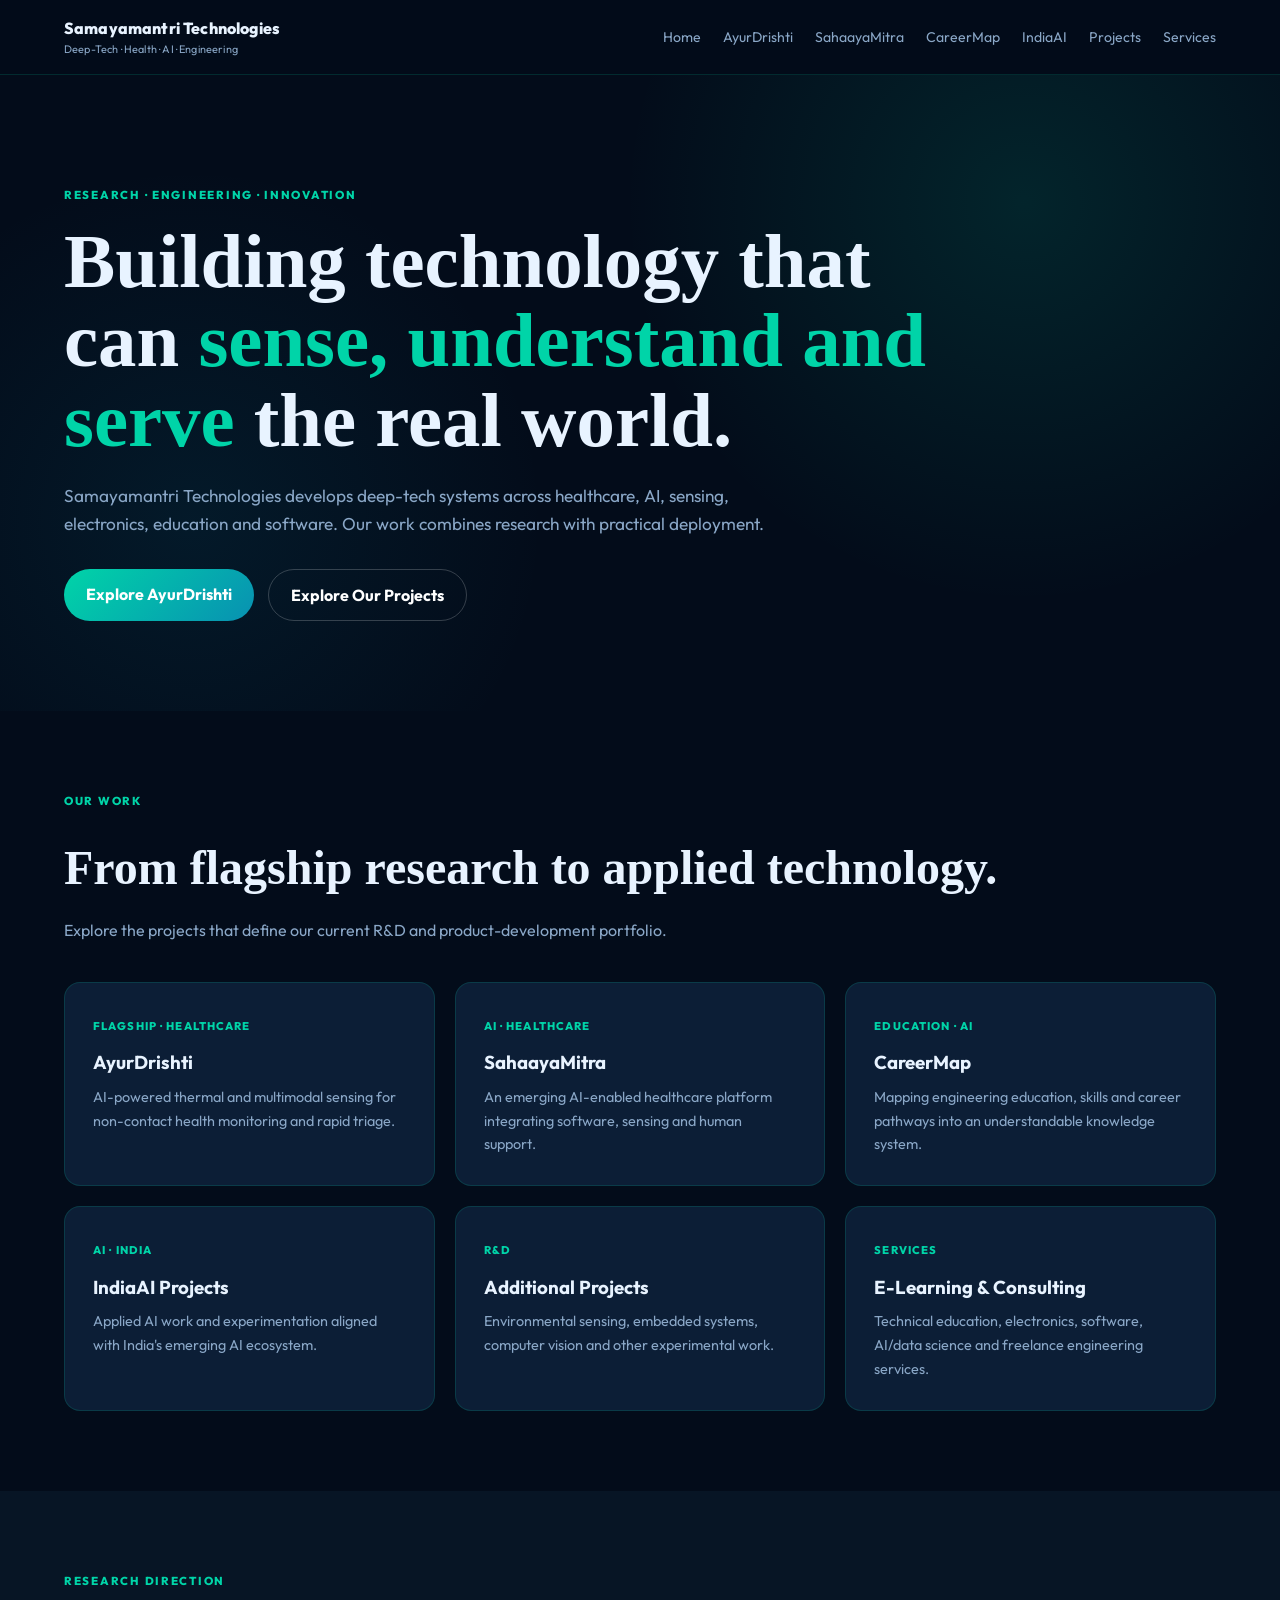
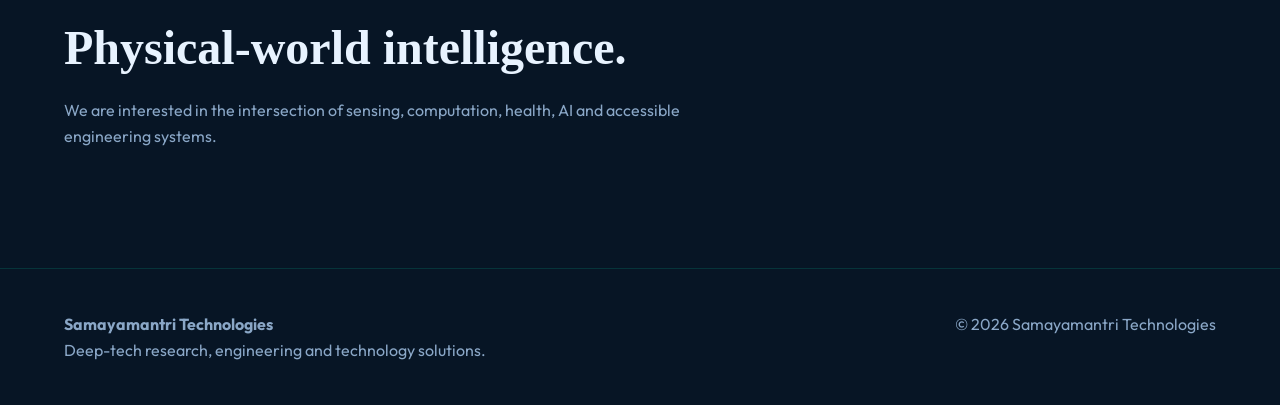
<file: index.html>
<!doctype html>
<html lang="en"><head><meta charset="utf-8"><meta name="viewport" content="width=device-width,initial-scale=1">
<title>Samayamantri Technologies | Samayamantri Technologies</title>
<meta name="description" content="Deep-tech research, healthcare, AI, sensing, electronics, education and software.">
<link rel="preconnect" href="https://fonts.googleapis.com"><link rel="preconnect" href="https://fonts.gstatic.com" crossorigin>
<link href="https://fonts.googleapis.com/css2?family=Outfit:wght@300;400;500;600;700;800&display=swap" rel="stylesheet">
  <link rel="stylesheet" href="assets/css/site.css">
</head><body>
<nav><div class="nav"><a class="brand" href="/">Samayamantri Technologies<small>Deep-Tech · Health · AI · Engineering</small></a>
<div class="links"><a href="/">Home</a><a href="/ayurdrishti/">AyurDrishti</a><a href="/sahaayamitra/">SahaayaMitra</a><a href="/careermap/">CareerMap</a><a href="/indiaai/">IndiaAI</a><a href="/projects/">Projects</a><a href="/services/">Services</a></div></div></nav>

<header class="hero"><div class="wrap">
<div class="eyebrow">Research · Engineering · Innovation</div>
<h1>Building technology that can <span style="color:var(--cool)">sense, understand and serve</span> the real world.</h1>
<p>Samayamantri Technologies develops deep-tech systems across healthcare, AI, sensing, electronics, education and software. Our work combines research with practical deployment.</p>
<div class="buttons"><a class="btn" href="/ayurdrishti/">Explore AyurDrishti</a><a class="btn alt" href="/projects/">Explore Our Projects</a></div>
</div></header>
<main>
<section><div class="wrap"><div class="section-head"><div class="eyebrow">Our Work</div><h2>From flagship research to applied technology.</h2><p>Explore the projects that define our current R&D and product-development portfolio.</p></div>
<div class="grid">
<a class="card" href="/ayurdrishti/"><span class="tag">Flagship · Healthcare</span><h3>AyurDrishti</h3><p>AI-powered thermal and multimodal sensing for non-contact health monitoring and rapid triage.</p></a>
<a class="card" href="/sahaayamitra/"><span class="tag">AI · Healthcare</span><h3>SahaayaMitra</h3><p>An emerging AI-enabled healthcare platform integrating software, sensing and human support.</p></a>
<a class="card" href="/careermap/"><span class="tag">Education · AI</span><h3>CareerMap</h3><p>Mapping engineering education, skills and career pathways into an understandable knowledge system.</p></a>
<a class="card" href="/indiaai/"><span class="tag">AI · India</span><h3>IndiaAI Projects</h3><p>Applied AI work and experimentation aligned with India's emerging AI ecosystem.</p></a>
<a class="card" href="/projects/"><span class="tag">R&D</span><h3>Additional Projects</h3><p>Environmental sensing, embedded systems, computer vision and other experimental work.</p></a>
<a class="card" href="/services/"><span class="tag">Services</span><h3>E-Learning & Consulting</h3><p>Technical education, electronics, software, AI/data science and freelance engineering services.</p></a>
</div></div></section>
<section class="dark"><div class="wrap"><div class="section-head"><div class="eyebrow">Research Direction</div><h2>Physical-world intelligence.</h2><p>We are interested in the intersection of sensing, computation, health, AI and accessible engineering systems.</p></div></div></section>
</main>
<footer><div class="wrap"><div><strong>Samayamantri Technologies</strong><br>Deep-tech research, engineering and technology solutions.</div><div>© 2026 Samayamantri Technologies</div></div></footer>
</body></html>
</file>
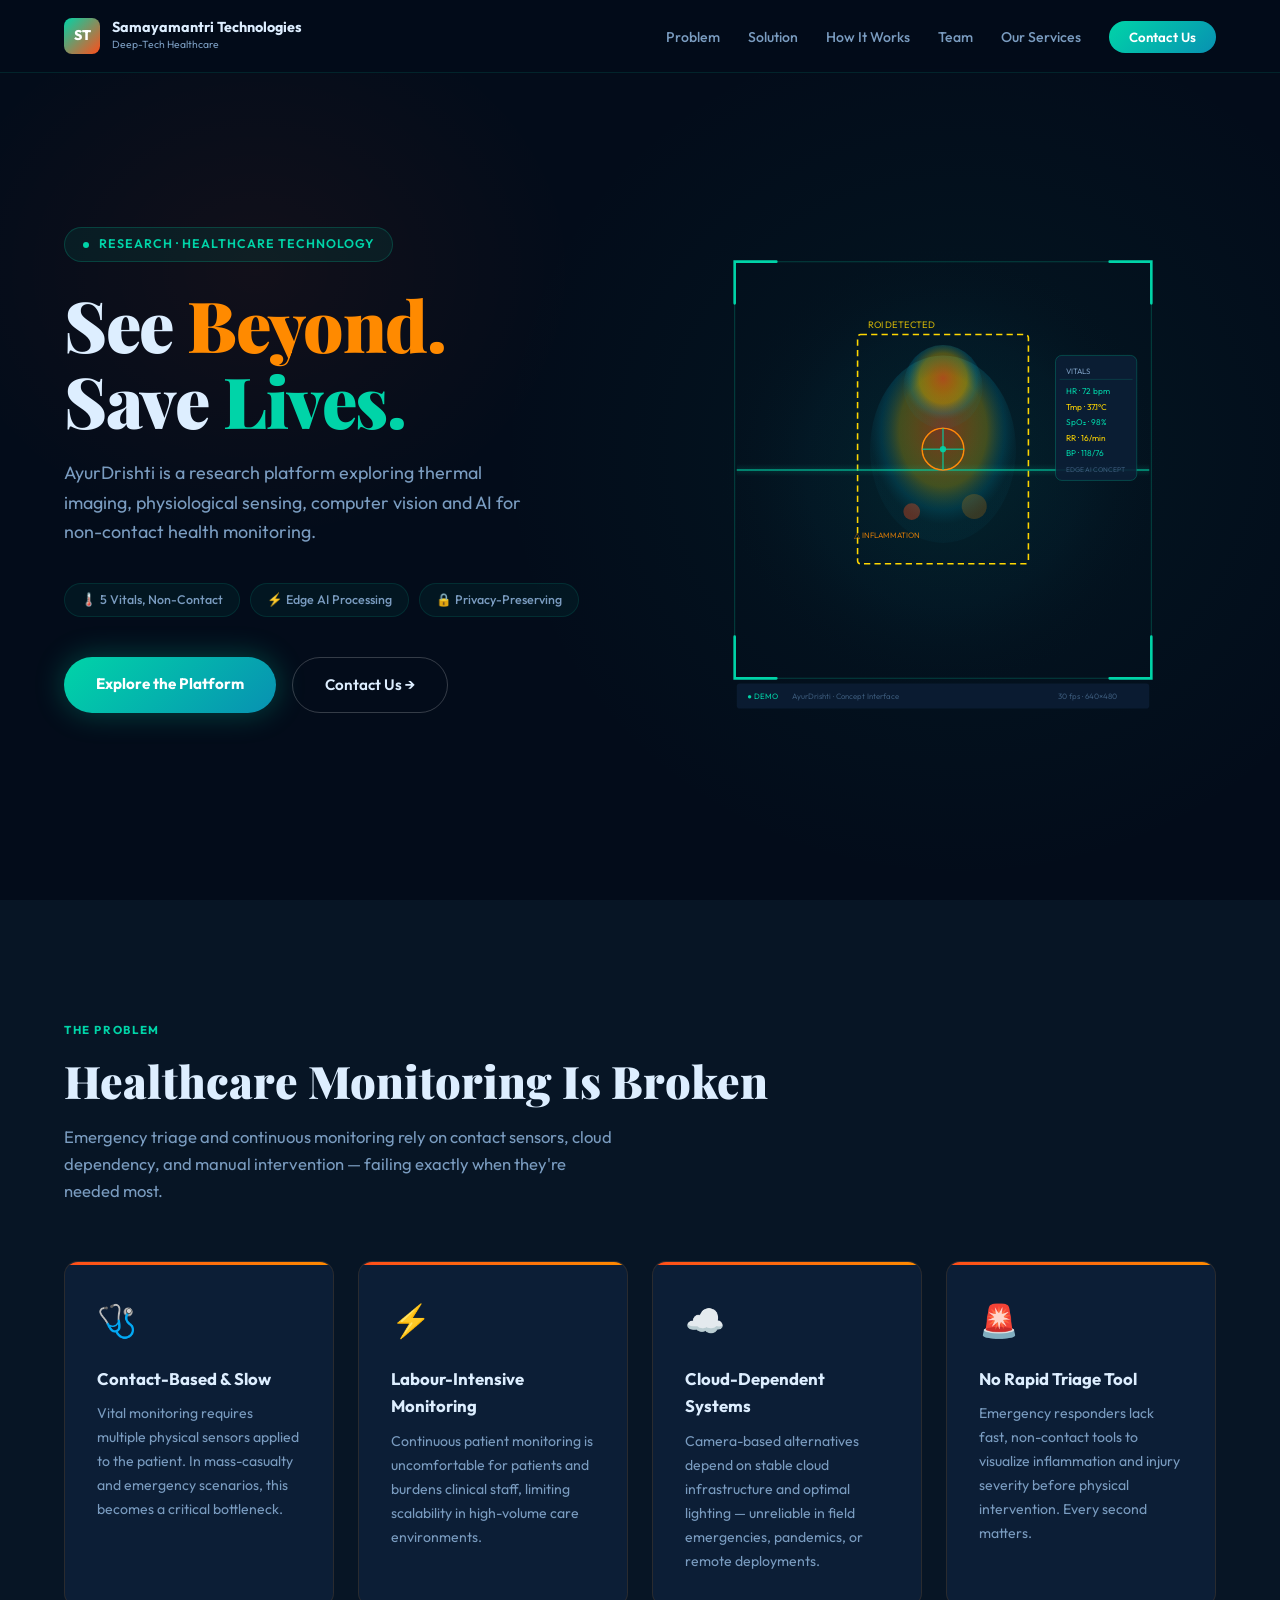
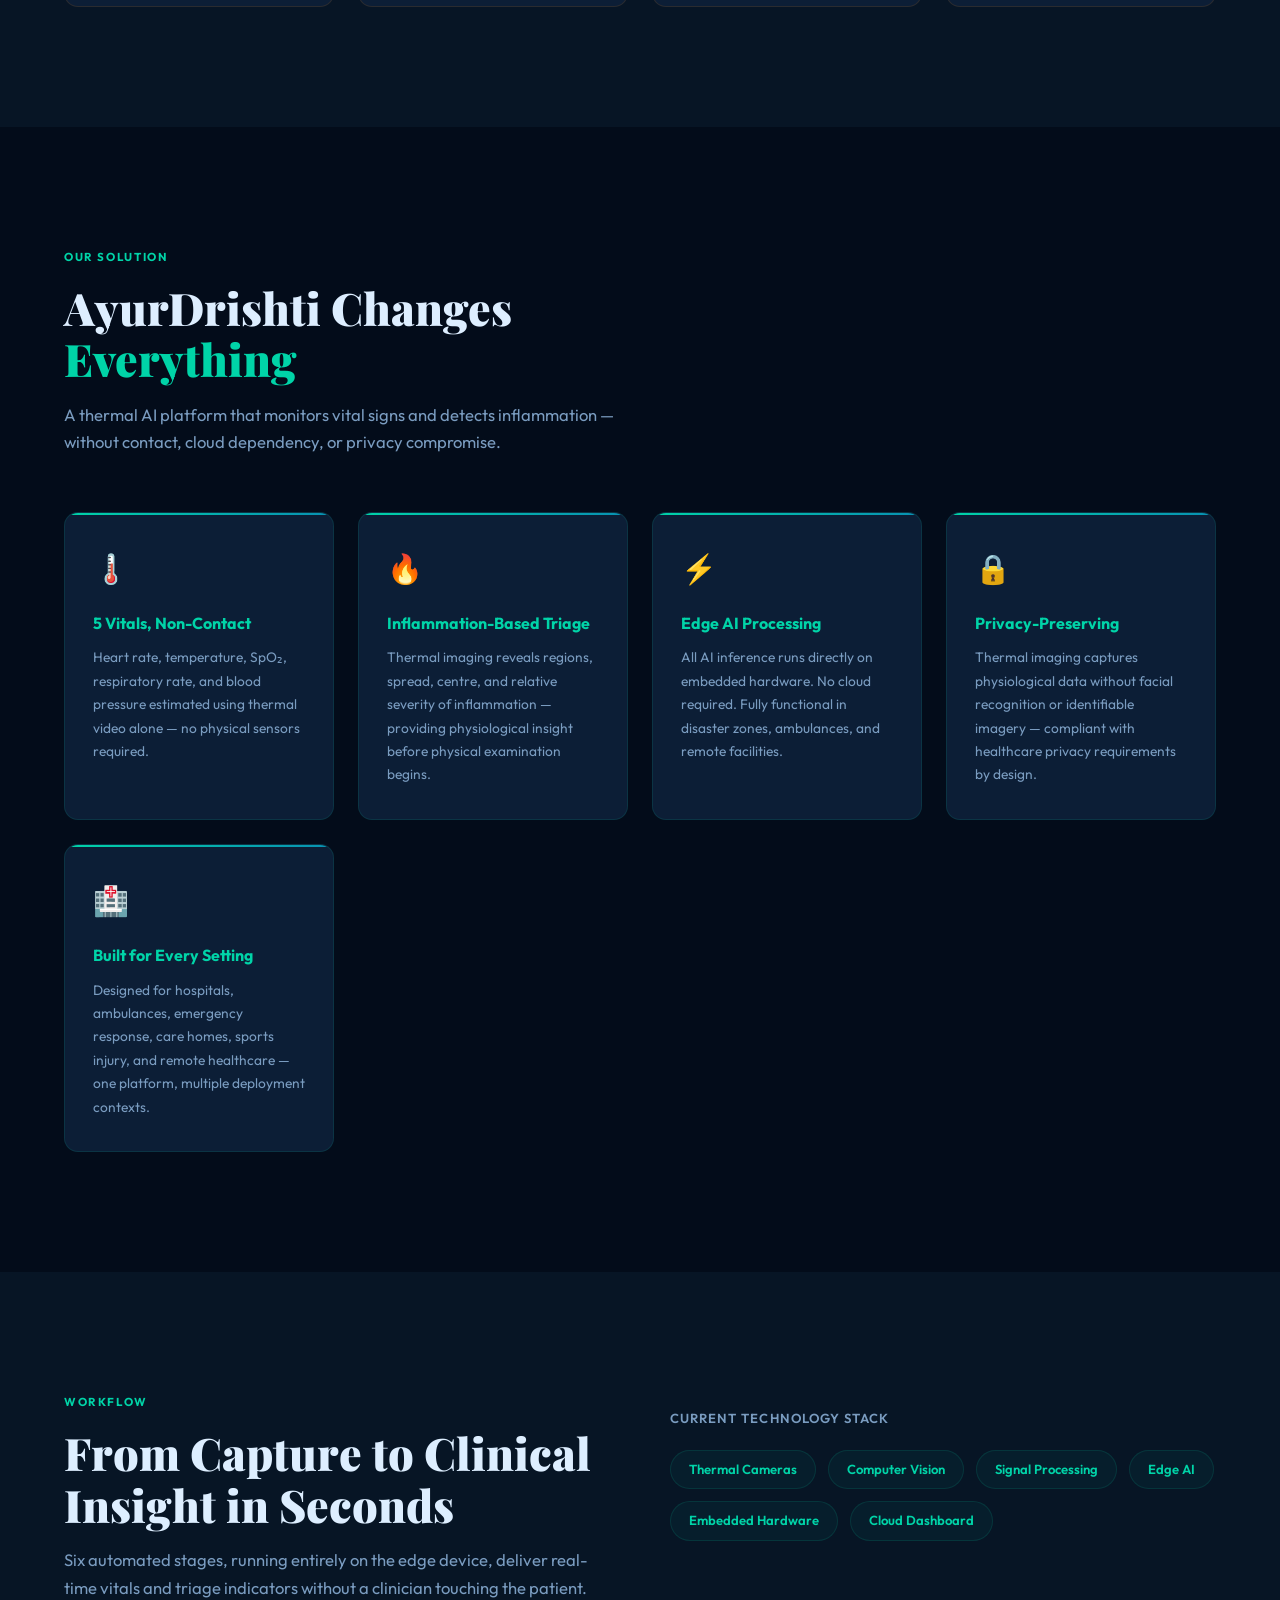
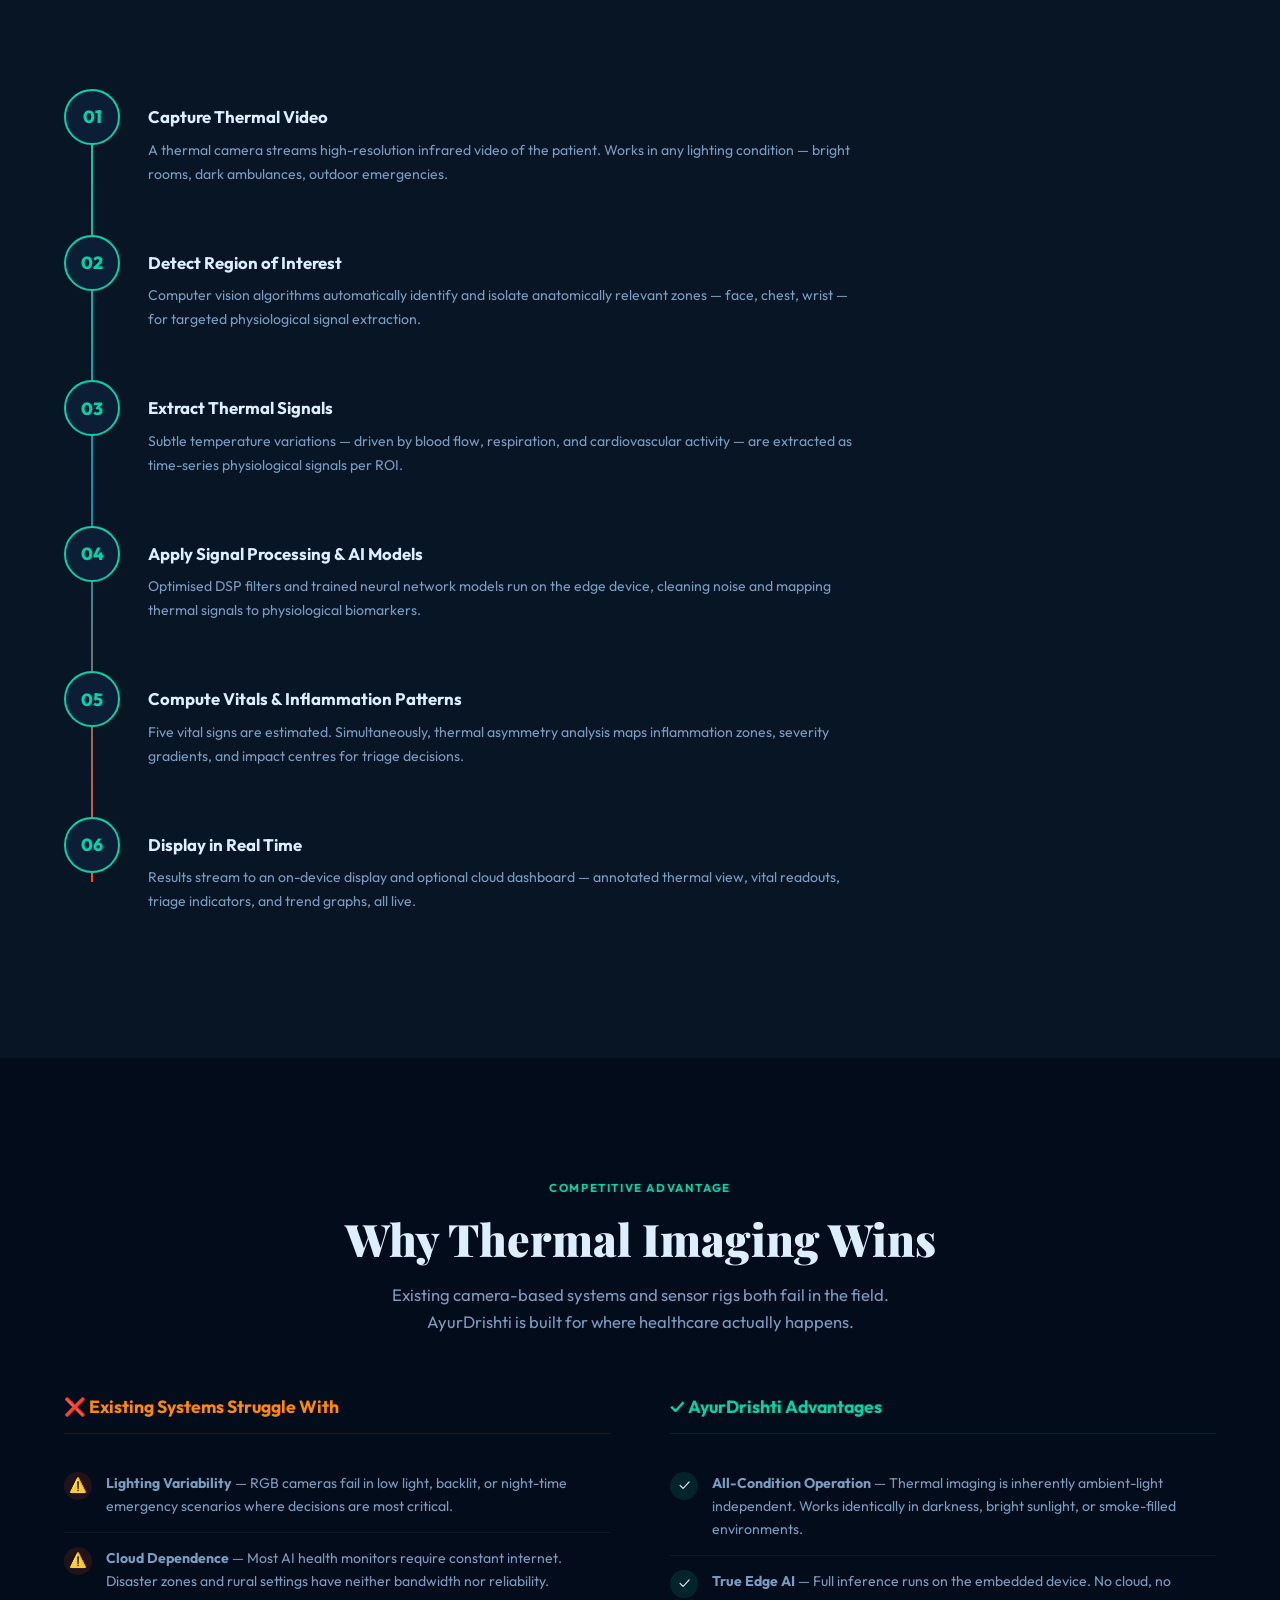
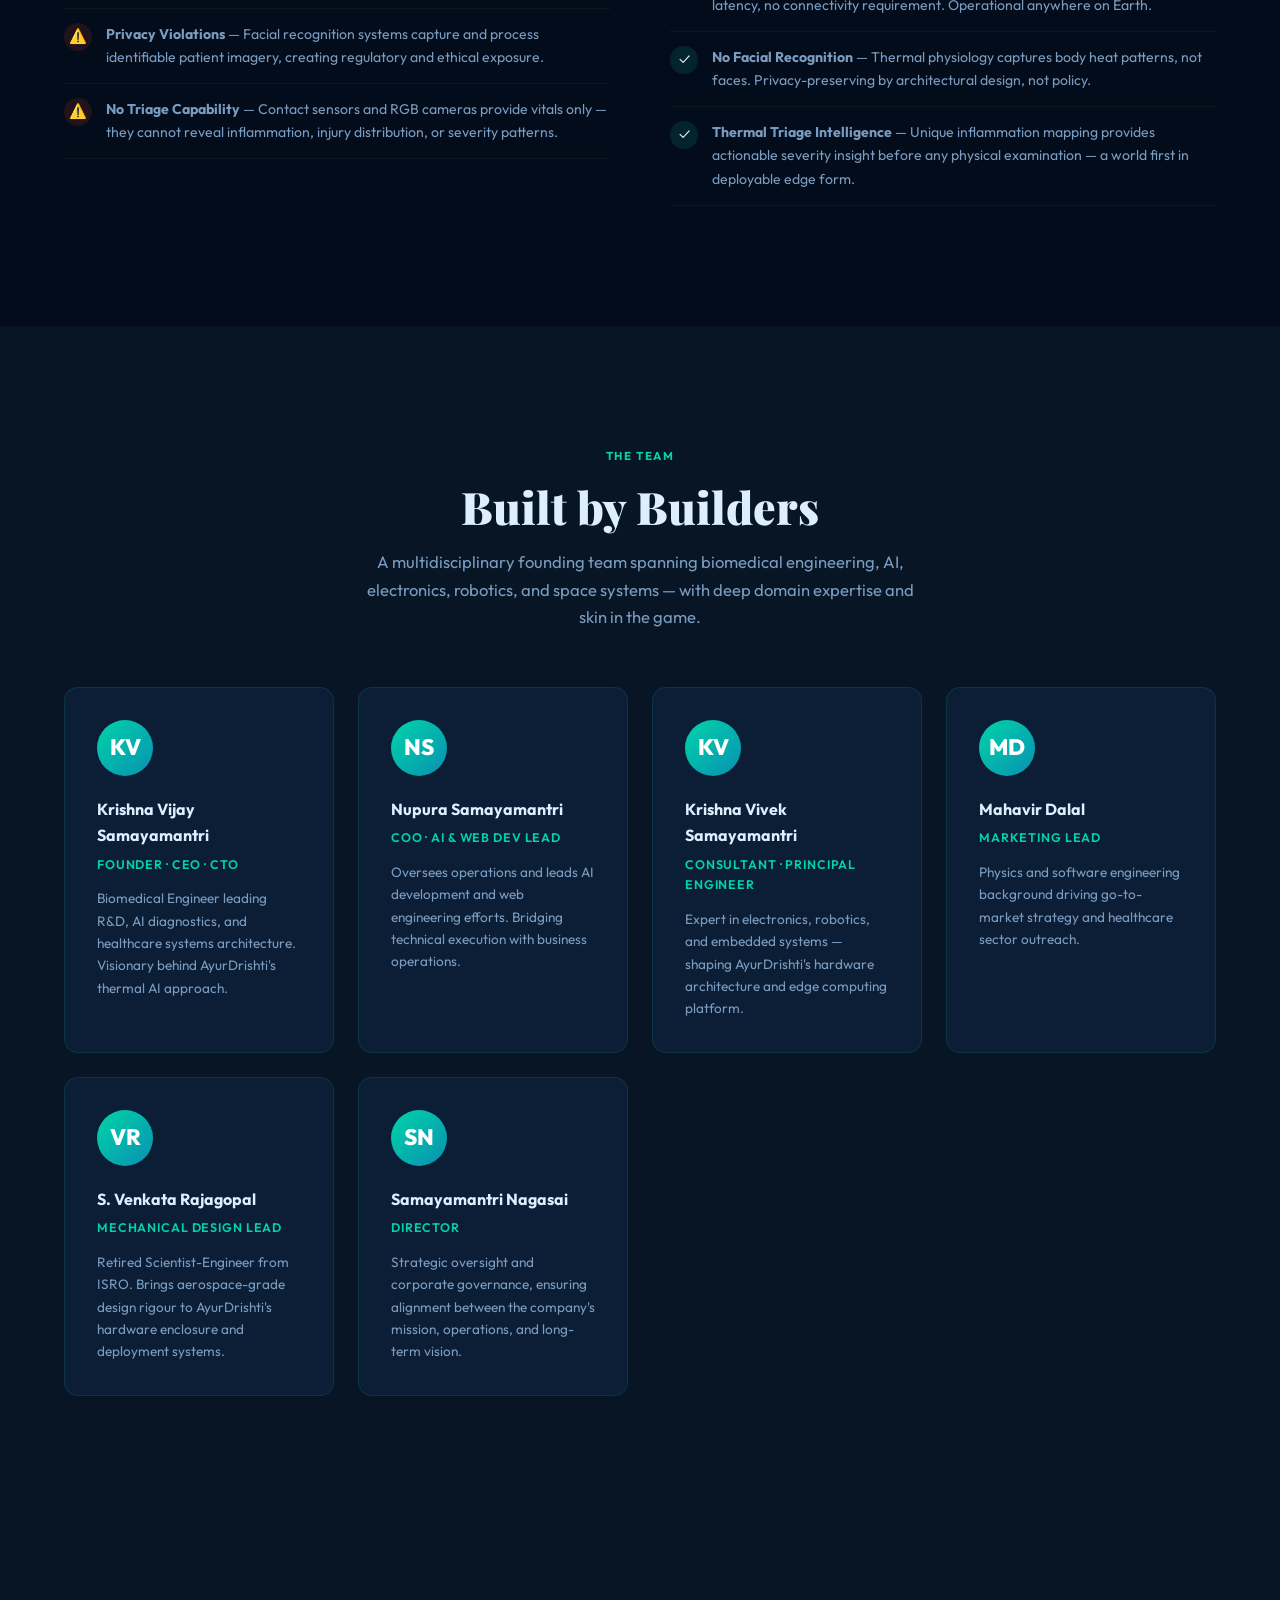
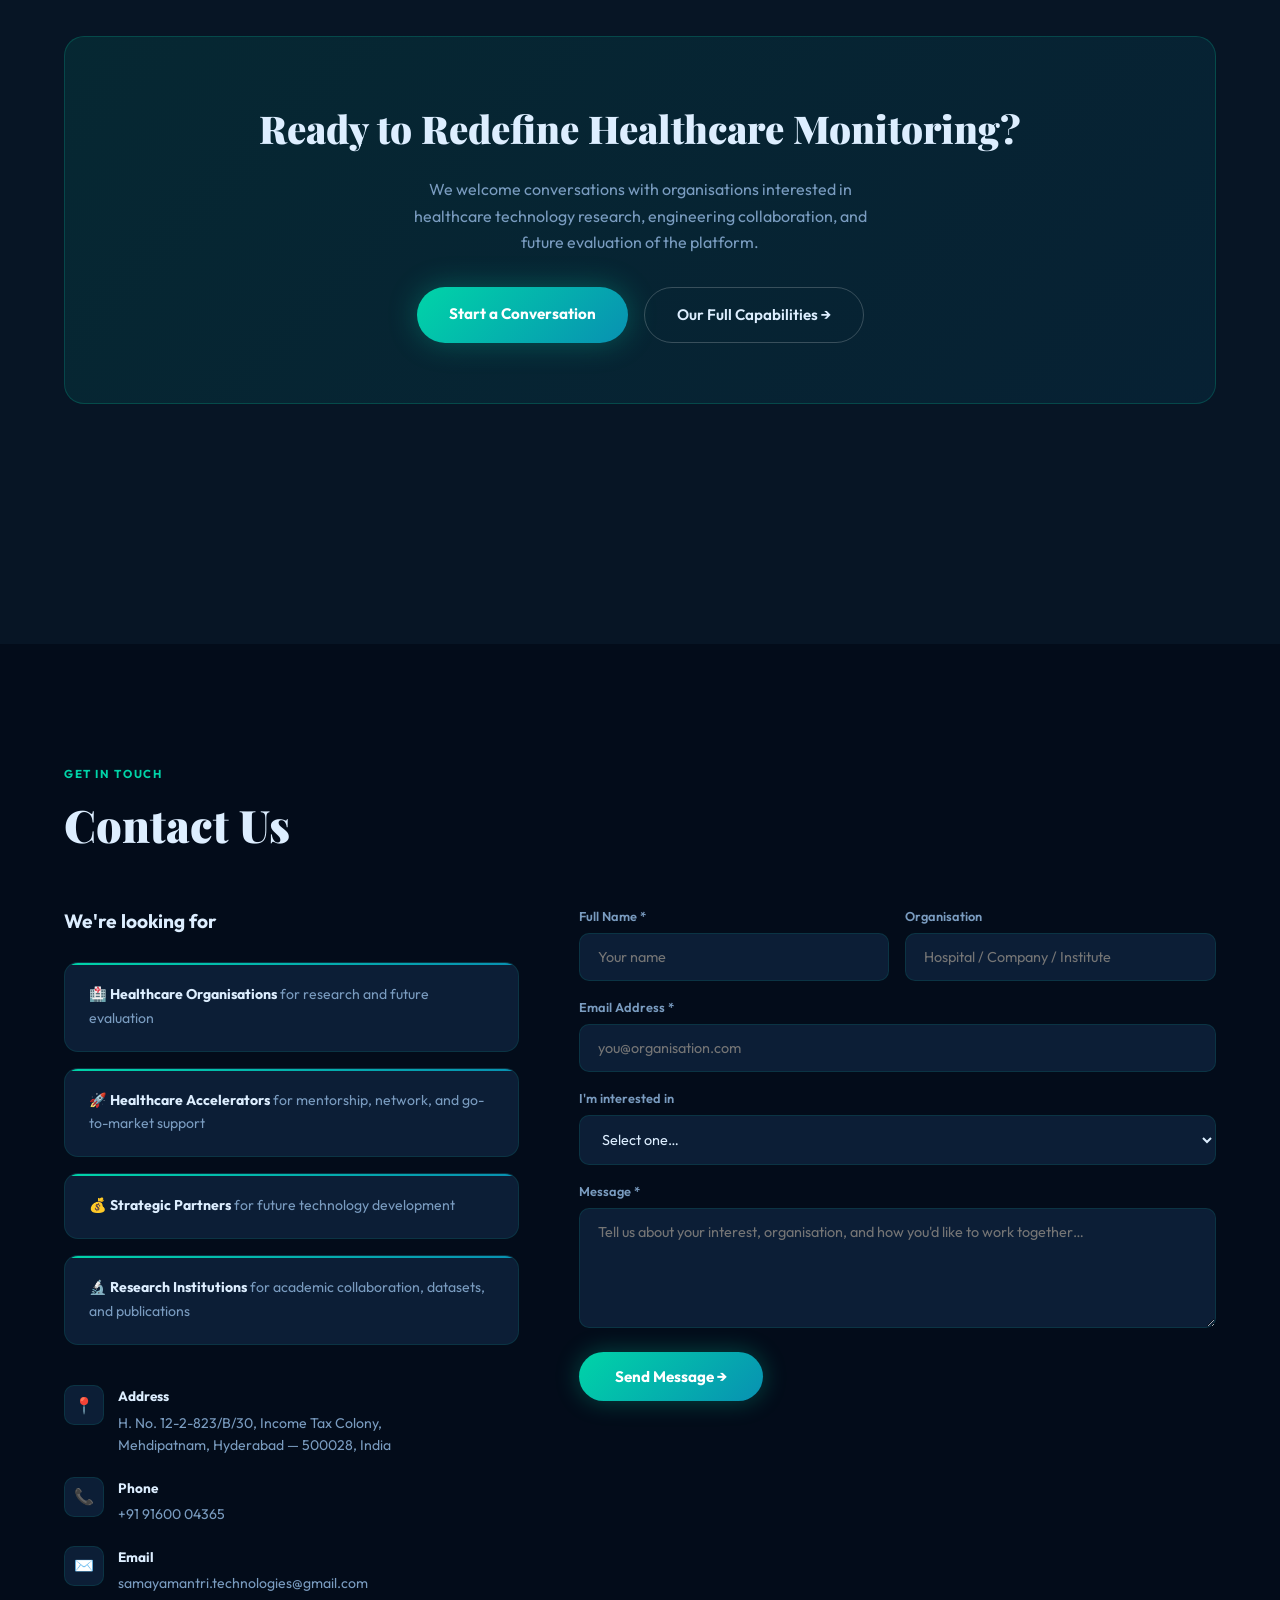
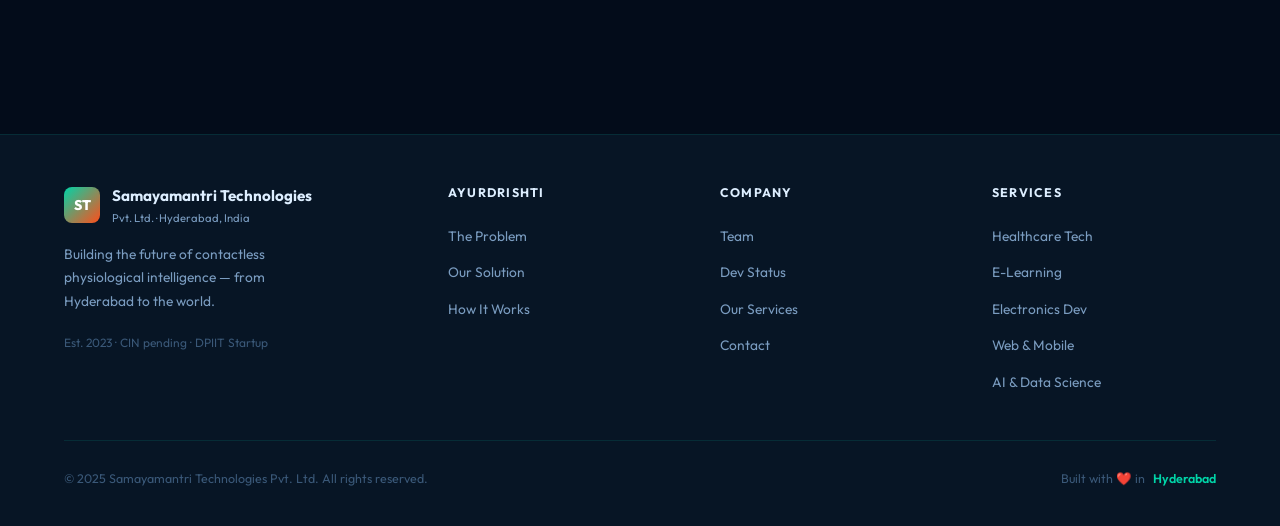
<file: ayurdrishti/index.html>
<!DOCTYPE html>
<html lang="en">
<head>
  <meta charset="UTF-8">
  <meta name="viewport" content="width=device-width, initial-scale=1.0">
  <title>AyurDrishti · AI Thermal Health Monitoring | Samayamantri Technologies</title>
  <meta name="description" content="AyurDrishti: Thermal camera-based non-contact vital monitoring and rapid triage platform. Edge AI for hospitals, ambulances, and emergency response.">
  <link rel="preconnect" href="https://fonts.googleapis.com">
  <link rel="preconnect" href="https://fonts.gstatic.com" crossorigin>
  <link href="https://fonts.googleapis.com/css2?family=Playfair+Display:ital,wght@0,700;0,900;1,400&family=Outfit:wght@300;400;500;600;700;800&family=Cormorant+Garamond:wght@300;400;600&display=swap" rel="stylesheet">
  <link rel="stylesheet" href="../assets/css/ayurdrishti.css">
</head>
<body>

<!-- NAV -->
<nav>
  <a class="nav-brand" href="/">
    <div class="nav-logo">ST</div>
    <div>
      <div class="nav-name">Samayamantri Technologies</div>
      <div class="nav-sub">Deep-Tech Healthcare</div>
    </div>
  </a>
  <ul class="nav-links" id="navLinks">
    <li><a href="#problem">Problem</a></li>
    <li><a href="#solution">Solution</a></li>
    <li><a href="#how">How It Works</a></li>
    <li><a href="#team">Team</a></li>
    <li><a href="/services/">Our Services</a></li>
    <li><a href="#contact" class="nav-cta">Contact Us</a></li>
  </ul>
  <button class="hamburger" id="hamburger" aria-label="Menu">
    <span></span><span></span><span></span>
  </button>
</nav>
<main>
<!-- HERO -->
<section id="hero">
  <div class="hero-bg"></div>
  <div class="hero-grid">
    <div class="hero-content">
      <div class="hero-eyebrow">Research · Healthcare Technology</div>
      <h1 class="hero-title">
        See <span class="hl-warm">Beyond.</span><br>
        Save <span class="hl-cool">Lives.</span>
      </h1>
      <p class="hero-tagline">
        AyurDrishti is a research platform exploring thermal imaging, physiological sensing, computer vision and AI for non-contact health monitoring.
      </p>
      <div class="hero-pills">
        <span class="pill">🌡️ 5 Vitals, Non-Contact</span>
        <span class="pill">⚡ Edge AI Processing</span>
        <span class="pill">🔒 Privacy-Preserving</span>
        
      </div>
      <div class="hero-actions">
        <a href="#solution" class="btn-primary">Explore the Platform</a>
        <a href="#contact" class="btn-outline">Contact Us →</a>
      </div>
    </div>

    <div class="hero-visual">
      <svg class="thermal-cam" viewBox="0 0 480 480" xmlns="http://www.w3.org/2000/svg" fill="none">
        <!-- Background glow -->
        <radialGradient id="bgGlow" cx="50%" cy="50%" r="50%">
          <stop offset="0%" stop-color="#00d4a8" stop-opacity="0.08"/>
          <stop offset="60%" stop-color="#0891b2" stop-opacity="0.04"/>
          <stop offset="100%" stop-color="#030c1a" stop-opacity="0"/>
        </radialGradient>
        <circle cx="240" cy="240" r="220" fill="url(#bgGlow)"/>

        <!-- Thermal gradient defs -->
        <radialGradient id="thermalGrad" cx="50%" cy="40%" r="50%">
          <stop offset="0%"   stop-color="#ff4e1a" stop-opacity="0.9"/>
          <stop offset="30%"  stop-color="#ff8a00" stop-opacity="0.7"/>
          <stop offset="60%"  stop-color="#ffd700" stop-opacity="0.5"/>
          <stop offset="85%"  stop-color="#00b4d8" stop-opacity="0.3"/>
          <stop offset="100%" stop-color="#0891b2" stop-opacity="0.1"/>
        </radialGradient>

        <!-- Human silhouette (abstract thermal blob) -->
        <ellipse cx="240" cy="220" rx="70" ry="90" fill="url(#thermalGrad)" opacity="0.5"/>
        <ellipse cx="240" cy="160" rx="38" ry="40" fill="url(#thermalGrad)" opacity="0.6"/>

        <!-- Outer viewfinder frame -->
        <rect x="40" y="40" width="400" height="400" rx="4" stroke="#00d4a8" stroke-width="1" stroke-opacity="0.25"/>
        <!-- Corner brackets -->
        <path d="M40 80 L40 40 L80 40" stroke="#00d4a8" stroke-width="2.5" stroke-linecap="round"/>
        <path d="M400 40 L440 40 L440 80" stroke="#00d4a8" stroke-width="2.5" stroke-linecap="round"/>
        <path d="M40 400 L40 440 L80 440" stroke="#00d4a8" stroke-width="2.5" stroke-linecap="round"/>
        <path d="M440 400 L440 440 L400 440" stroke="#00d4a8" stroke-width="2.5" stroke-linecap="round"/>

        <!-- ROI detection box -->
        <rect class="roi-box" x="158" y="110" width="164" height="220" rx="3" stroke="#ffd700" stroke-width="1.5" stroke-dasharray="6 4"/>
        <text x="168" y="104" font-family="Outfit,monospace" font-size="9" fill="#ffd700" opacity="0.8">ROI DETECTED</text>

        <!-- Scanning line -->
        <line class="scan-line" x1="42" y1="240" x2="438" y2="240" stroke="#00d4a8" stroke-width="1.5" stroke-opacity="0.7"/>
        <rect class="scan-line" x="42" y="234" width="396" height="12" rx="2" fill="url(#scanGrad)" opacity="0.12"/>
        <linearGradient id="scanGrad" x1="0%" y1="0%" x2="0%" y2="100%">
          <stop offset="0%" stop-color="#00d4a8" stop-opacity="0"/>
          <stop offset="50%" stop-color="#00d4a8" stop-opacity="1"/>
          <stop offset="100%" stop-color="#00d4a8" stop-opacity="0"/>
        </linearGradient>

        <!-- Pulse circles from chest region -->
        <circle class="pulse-1" cx="240" cy="220" r="20" stroke="#ff4e1a" stroke-width="1.5" stroke-opacity="0.8" fill="none"/>
        <circle class="pulse-2" cx="240" cy="220" r="20" stroke="#ff8a00" stroke-width="1" stroke-opacity="0.6" fill="none"/>
        <circle class="pulse-3" cx="240" cy="220" r="20" stroke="#ffd700" stroke-width="1" stroke-opacity="0.4" fill="none"/>

        <!-- Crosshair -->
        <line x1="220" y1="220" x2="260" y2="220" stroke="#00d4a8" stroke-width="1.5" stroke-opacity="0.7"/>
        <line x1="240" y1="200" x2="240" y2="240" stroke="#00d4a8" stroke-width="1.5" stroke-opacity="0.7"/>
        <circle cx="240" cy="220" r="3" fill="#00d4a8" opacity="0.9"/>

        <!-- Data overlays (right panel) -->
        <rect x="348" y="130" width="78" height="120" rx="6" fill="#0c1e36" fill-opacity="0.9" stroke="#00d4a8" stroke-width="0.8" stroke-opacity="0.3"/>
        <text x="358" y="148" font-family="Outfit,monospace" font-size="7.5" fill="#7a9cc0">VITALS</text>
        <line x1="352" y1="153" x2="422" y2="153" stroke="#00d4a8" stroke-width="0.5" stroke-opacity="0.3"/>
        <text class="data-tag" x="358" y="167" font-family="Outfit,monospace" font-size="8" fill="#00d4a8">HR  ·  72 bpm</text>
        <text class="data-tag" x="358" y="182" font-family="Outfit,monospace" font-size="8" fill="#ffd700">Tmp · 37.1°C</text>
        <text class="data-tag" x="358" y="197" font-family="Outfit,monospace" font-size="8" fill="#00d4a8">SpO₂ ·  98%</text>
        <text class="data-tag" x="358" y="212" font-family="Outfit,monospace" font-size="8" fill="#ffd700">RR  ·  16/min</text>
        <text class="data-tag" x="358" y="227" font-family="Outfit,monospace" font-size="8" fill="#00d4a8">BP  · 118/76</text>
        <text x="358" y="242" font-family="Outfit,monospace" font-size="6.5" fill="#3a5878">EDGE AI CONCEPT</text>

        <!-- Inflammation markers -->
        <circle cx="210" cy="280" r="8" fill="#ff4e1a" fill-opacity="0.35"/>
        <circle cx="270" cy="275" r="12" fill="#ff8a00" fill-opacity="0.2"/>
        <text x="155" y="305" font-family="Outfit,monospace" font-size="7.5" fill="#ff8a00" opacity="0.8">△ INFLAMMATION</text>

        <!-- Bottom status bar -->
        <rect x="42" y="445" width="396" height="24" rx="3" fill="#0c1e36" fill-opacity="0.8"/>
        <text x="52" y="460" font-family="Outfit,monospace" font-size="7.5" fill="#00d4a8">● DEMO</text>
        <text x="95" y="460" font-family="Outfit,monospace" font-size="7.5" fill="#3a5878">AyurDrishti · Concept Interface</text>
        <text x="350" y="460" font-family="Outfit,monospace" font-size="7.5" fill="#3a5878">30 fps · 640×480</text>
      </svg>
    </div>
  </div>
</section>

<!-- PROBLEM -->
<section id="problem">
  <div class="section-inner">
    <div class="section-header reveal">
      <div class="section-label">The Problem</div>
      <h2 class="section-title">Healthcare Monitoring Is Broken</h2>
      <p class="section-sub">Emergency triage and continuous monitoring rely on contact sensors, cloud dependency, and manual intervention — failing exactly when they're needed most.</p>
    </div>
    <div class="prob-grid">
      <div class="prob-card reveal reveal-delay-1">
        <div class="prob-icon">🩺</div>
        <h3>Contact-Based & Slow</h3>
        <p>Vital monitoring requires multiple physical sensors applied to the patient. In mass-casualty and emergency scenarios, this becomes a critical bottleneck.</p>
      </div>
      <div class="prob-card reveal reveal-delay-2">
        <div class="prob-icon">⚡</div>
        <h3>Labour-Intensive Monitoring</h3>
        <p>Continuous patient monitoring is uncomfortable for patients and burdens clinical staff, limiting scalability in high-volume care environments.</p>
      </div>
      <div class="prob-card reveal reveal-delay-3">
        <div class="prob-icon">☁️</div>
        <h3>Cloud-Dependent Systems</h3>
        <p>Camera-based alternatives depend on stable cloud infrastructure and optimal lighting — unreliable in field emergencies, pandemics, or remote deployments.</p>
      </div>
      <div class="prob-card reveal reveal-delay-4">
        <div class="prob-icon">🚨</div>
        <h3>No Rapid Triage Tool</h3>
        <p>Emergency responders lack fast, non-contact tools to visualize inflammation and injury severity before physical intervention. Every second matters.</p>
      </div>
    </div>
  </div>
</section>

<!-- SOLUTION -->
<section id="solution">
  <div class="section-inner">
    <div class="section-header reveal">
      <div class="section-label">Our Solution</div>
      <h2 class="section-title">AyurDrishti Changes <br><span class="hl-cool">Everything</span></h2>
      <p class="section-sub">A thermal AI platform that monitors vital signs and detects inflammation — without contact, cloud dependency, or privacy compromise.</p>
    </div>
    <div class="sol-grid">
      <div class="sol-card reveal reveal-delay-1">
        <div class="sol-icon">🌡️</div>
        <h3>5 Vitals, Non-Contact</h3>
        <p>Heart rate, temperature, SpO₂, respiratory rate, and blood pressure estimated using thermal video alone — no physical sensors required.</p>
      </div>
      <div class="sol-card reveal reveal-delay-2">
        <div class="sol-icon">🔥</div>
        <h3>Inflammation-Based Triage</h3>
        <p>Thermal imaging reveals regions, spread, centre, and relative severity of inflammation — providing physiological insight before physical examination begins.</p>
      </div>
      <div class="sol-card reveal reveal-delay-3">
        <div class="sol-icon">⚡</div>
        <h3>Edge AI Processing</h3>
        <p>All AI inference runs directly on embedded hardware. No cloud required. Fully functional in disaster zones, ambulances, and remote facilities.</p>
      </div>
      <div class="sol-card reveal reveal-delay-4">
        <div class="sol-icon">🔒</div>
        <h3>Privacy-Preserving</h3>
        <p>Thermal imaging captures physiological data without facial recognition or identifiable imagery — compliant with healthcare privacy requirements by design.</p>
      </div>
      <div class="sol-card reveal reveal-delay-5">
        <div class="sol-icon">🏥</div>
        <h3>Built for Every Setting</h3>
        <p>Designed for hospitals, ambulances, emergency response, care homes, sports injury, and remote healthcare — one platform, multiple deployment contexts.</p>
      </div>
    </div>
  </div>
</section>

<!-- HOW IT WORKS -->
<section id="how">
  <div class="section-inner">
    <div class="section-header reveal" style="display:grid;grid-template-columns:1fr 1fr;gap:60px;align-items:start;margin-bottom:64px;">
      <div>
        <div class="section-label">Workflow</div>
        <h2 class="section-title">From Capture to Clinical Insight in Seconds</h2>
        <p class="section-sub">Six automated stages, running entirely on the edge device, deliver real-time vitals and triage indicators without a clinician touching the patient.</p>
      </div>
      <div style="padding-top:16px;">
        <p style="font-size:.82rem;color:var(--text-dim);margin-bottom:20px;font-weight:600;text-transform:uppercase;letter-spacing:.08em;">Current Technology Stack</p>
        <div class="stack-chips">
          <span class="chip">Thermal Cameras</span>
          <span class="chip">Computer Vision</span>
          <span class="chip">Signal Processing</span>
          <span class="chip">Edge AI</span>
          <span class="chip">Embedded Hardware</span>
          <span class="chip">Cloud Dashboard</span>
        </div>
      </div>
    </div>
    <div class="steps">
      <div class="step reveal reveal-delay-1">
        <div class="step-num">01</div>
        <div class="step-body">
          <h3>Capture Thermal Video</h3>
          <p>A thermal camera streams high-resolution infrared video of the patient. Works in any lighting condition — bright rooms, dark ambulances, outdoor emergencies.</p>
        </div>
      </div>
      <div class="step reveal reveal-delay-2">
        <div class="step-num">02</div>
        <div class="step-body">
          <h3>Detect Region of Interest</h3>
          <p>Computer vision algorithms automatically identify and isolate anatomically relevant zones — face, chest, wrist — for targeted physiological signal extraction.</p>
        </div>
      </div>
      <div class="step reveal reveal-delay-3">
        <div class="step-num">03</div>
        <div class="step-body">
          <h3>Extract Thermal Signals</h3>
          <p>Subtle temperature variations — driven by blood flow, respiration, and cardiovascular activity — are extracted as time-series physiological signals per ROI.</p>
        </div>
      </div>
      <div class="step reveal reveal-delay-4">
        <div class="step-num">04</div>
        <div class="step-body">
          <h3>Apply Signal Processing & AI Models</h3>
          <p>Optimised DSP filters and trained neural network models run on the edge device, cleaning noise and mapping thermal signals to physiological biomarkers.</p>
        </div>
      </div>
      <div class="step reveal reveal-delay-5">
        <div class="step-num">05</div>
        <div class="step-body">
          <h3>Compute Vitals & Inflammation Patterns</h3>
          <p>Five vital signs are estimated. Simultaneously, thermal asymmetry analysis maps inflammation zones, severity gradients, and impact centres for triage decisions.</p>
        </div>
      </div>
      <div class="step reveal">
        <div class="step-num">06</div>
        <div class="step-body">
          <h3>Display in Real Time</h3>
          <p>Results stream to an on-device display and optional cloud dashboard — annotated thermal view, vital readouts, triage indicators, and trend graphs, all live.</p>
        </div>
      </div>
    </div>
  </div>
</section>

<!-- WHY THERMAL -->
<section id="why">
  <div class="section-inner">
    <div class="section-header center reveal">
      <div class="section-label">Competitive Advantage</div>
      <h2 class="section-title">Why Thermal Imaging Wins</h2>
      <p class="section-sub">Existing camera-based systems and sensor rigs both fail in the field. AyurDrishti is built for where healthcare actually happens.</p>
    </div>
    <div class="why-grid">
      <div class="why-col bad reveal reveal-delay-1">
        <h3>❌ Existing Systems Struggle With</h3>
        <div class="why-item">
          <div class="why-icon">⚠️</div>
          <p><strong>Lighting Variability</strong> — RGB cameras fail in low light, backlit, or night-time emergency scenarios where decisions are most critical.</p>
        </div>
        <div class="why-item">
          <div class="why-icon">⚠️</div>
          <p><strong>Cloud Dependence</strong> — Most AI health monitors require constant internet. Disaster zones and rural settings have neither bandwidth nor reliability.</p>
        </div>
        <div class="why-item">
          <div class="why-icon">⚠️</div>
          <p><strong>Privacy Violations</strong> — Facial recognition systems capture and process identifiable patient imagery, creating regulatory and ethical exposure.</p>
        </div>
        <div class="why-item">
          <div class="why-icon">⚠️</div>
          <p><strong>No Triage Capability</strong> — Contact sensors and RGB cameras provide vitals only — they cannot reveal inflammation, injury distribution, or severity patterns.</p>
        </div>
      </div>
      <div class="why-col good reveal reveal-delay-2">
        <h3>✓ AyurDrishti Advantages</h3>
        <div class="why-item">
          <div class="why-icon">✓</div>
          <p><strong>All-Condition Operation</strong> — Thermal imaging is inherently ambient-light independent. Works identically in darkness, bright sunlight, or smoke-filled environments.</p>
        </div>
        <div class="why-item">
          <div class="why-icon">✓</div>
          <p><strong>True Edge AI</strong> — Full inference runs on the embedded device. No cloud, no latency, no connectivity requirement. Operational anywhere on Earth.</p>
        </div>
        <div class="why-item">
          <div class="why-icon">✓</div>
          <p><strong>No Facial Recognition</strong> — Thermal physiology captures body heat patterns, not faces. Privacy-preserving by architectural design, not policy.</p>
        </div>
        <div class="why-item">
          <div class="why-icon">✓</div>
          <p><strong>Thermal Triage Intelligence</strong> — Unique inflammation mapping provides actionable severity insight before any physical examination — a world first in deployable edge form.</p>
        </div>
      </div>
    </div>
  </div>
</section>

<!-- STATUS -->


<!-- IP -->


<!-- TEAM -->
<section id="team">
  <div class="section-inner">
    <div class="section-header center reveal">
      <div class="section-label">The Team</div>
      <h2 class="section-title">Built by Builders</h2>
      <p class="section-sub">A multidisciplinary founding team spanning biomedical engineering, AI, electronics, robotics, and space systems — with deep domain expertise and skin in the game.</p>
    </div>
    <div class="team-grid">
      <div class="team-card reveal reveal-delay-1">
        <div class="team-avatar">KV</div>
        <h3>Krishna Vijay Samayamantri</h3>
        <div class="team-role">Founder · CEO · CTO</div>
        <p>Biomedical Engineer leading R&D, AI diagnostics, and healthcare systems architecture. Visionary behind AyurDrishti's thermal AI approach.</p>
      </div>
      <div class="team-card reveal reveal-delay-2">
        <div class="team-avatar">NS</div>
        <h3>Nupura Samayamantri</h3>
        <div class="team-role">COO · AI & Web Dev Lead</div>
        <p>Oversees operations and leads AI development and web engineering efforts. Bridging technical execution with business operations.</p>
      </div>
      <div class="team-card reveal reveal-delay-3">
        <div class="team-avatar">KV</div>
        <h3>Krishna Vivek Samayamantri</h3>
        <div class="team-role">Consultant · Principal Engineer</div>
        <p>Expert in electronics, robotics, and embedded systems — shaping AyurDrishti's hardware architecture and edge computing platform.</p>
      </div>
      <div class="team-card reveal reveal-delay-4">
        <div class="team-avatar">MD</div>
        <h3>Mahavir Dalal</h3>
        <div class="team-role">Marketing Lead</div>
        <p>Physics and software engineering background driving go-to-market strategy and healthcare sector outreach.</p>
      </div>
      <div class="team-card reveal reveal-delay-5">
        <div class="team-avatar">VR</div>
        <h3>S. Venkata Rajagopal</h3>
        <div class="team-role">Mechanical Design Lead</div>
        <p>Retired Scientist-Engineer from ISRO. Brings aerospace-grade design rigour to AyurDrishti's hardware enclosure and deployment systems.</p>
      </div>
      <div class="team-card reveal">
        <div class="team-avatar">SN</div>
        <h3>Samayamantri Nagasai</h3>
        <div class="team-role">Director</div>
        <p>Strategic oversight and corporate governance, ensuring alignment between the company's mission, operations, and long-term vision.</p>
      </div>
    </div>
  </div>
</section>

<!-- CTA BANNER -->
<section style="background:var(--bg-mid);padding:var(--section) 5%;">
  <div class="section-inner">
    <div class="cta-banner reveal">
      <h2>Ready to Redefine Healthcare Monitoring?</h2>
      <p>We welcome conversations with organisations interested in healthcare technology research, engineering collaboration, and future evaluation of the platform.</p>
      <div class="cta-actions">
        <a href="#contact" class="btn-primary">Start a Conversation</a>
        <a href="/services/" class="btn-outline">Our Full Capabilities →</a>
      </div>
    </div>
  </div>
</section>

<!-- CONTACT -->
<section id="contact">
  <div class="section-inner">
    <div class="section-header reveal">
      <div class="section-label">Get In Touch</div>
      <h2 class="section-title">Contact Us</h2>
    </div>
    <div class="contact-grid">
      <div class="contact-info reveal reveal-delay-1">
        <h3>We're looking for</h3>
        <div style="display:flex;flex-direction:column;gap:16px;margin-bottom:40px;">
          <div class="sol-card" style="padding:20px 24px;">
            <p style="font-size:.88rem;color:var(--text-dim);">🏥 <strong style="color:var(--text)">Healthcare Organisations</strong> for research and future evaluation</p>
          </div>
          <div class="sol-card" style="padding:20px 24px;">
            <p style="font-size:.88rem;color:var(--text-dim);">🚀 <strong style="color:var(--text)">Healthcare Accelerators</strong> for mentorship, network, and go-to-market support</p>
          </div>
          <div class="sol-card" style="padding:20px 24px;">
            <p style="font-size:.88rem;color:var(--text-dim);">💰 <strong style="color:var(--text)">Strategic Partners</strong> for future technology development</p>
          </div>
          <div class="sol-card" style="padding:20px 24px;">
            <p style="font-size:.88rem;color:var(--text-dim);">🔬 <strong style="color:var(--text)">Research Institutions</strong> for academic collaboration, datasets, and publications</p>
          </div>
        </div>
        <div class="contact-detail">
          <div class="c-icon">📍</div>
          <div>
            <strong>Address</strong>
            <p>H. No. 12-2-823/B/30, Income Tax Colony,<br>Mehdipatnam, Hyderabad — 500028, India</p>
          </div>
        </div>
        <div class="contact-detail">
          <div class="c-icon">📞</div>
          <div>
            <strong>Phone</strong>
            <p>+91 91600 04365</p>
          </div>
        </div>
        <div class="contact-detail">
          <div class="c-icon">✉️</div>
          <div>
            <strong>Email</strong>
            <p>samayamantri.technologies@gmail.com</p>
          </div>
        </div>
      </div>
      <div class="reveal reveal-delay-2">
        <form onsubmit="handleSubmit(event)">
          <div class="form-row">
            <div>
              <label for="name">Full Name *</label>
              <input type="text" id="name" name="name" required placeholder="Your name">
            </div>
            <div>
              <label for="org">Organisation</label>
              <input type="text" id="org" name="org" placeholder="Hospital / Company / Institute">
            </div>
          </div>
          <div>
            <label for="email">Email Address *</label>
            <input type="email" id="email" name="email" required placeholder="you@organisation.com">
          </div>
          <div>
            <label for="interest">I'm interested in</label>
            <select id="interest" name="interest">
              <option value="">Select one…</option>
              <option>Clinical Partnership / Validation Study</option>
              <option>Investment / Funding</option>
              <option>Accelerator / Incubator</option>
              <option>Research Collaboration</option>
              <option>Hospital Pilot Deployment</option>
              <option>Other</option>
            </select>
          </div>
          <div>
            <label for="message">Message *</label>
            <textarea id="message" name="message" required placeholder="Tell us about your interest, organisation, and how you'd like to work together…"></textarea>
          </div>
          <button type="submit" class="btn-submit">Send Message →</button>
          <p id="form-success" style="display:none;color:var(--cool);font-size:.88rem;margin-top:12px;">✓ Message received! We'll be in touch shortly.</p>
        </form>
      </div>
    </div>
  </div>
</section>

<!-- FOOTER -->
</main>
<footer>
  <div class="footer-inner">
    <div class="footer-brand">
      <div style="display:flex;align-items:center;gap:12px;margin-bottom:4px;">
        <div class="nav-logo">ST</div>
        <div>
          <div style="font-weight:700;font-size:.95rem;">Samayamantri Technologies</div>
          <div style="font-size:.7rem;color:var(--text-dim);">Pvt. Ltd. · Hyderabad, India</div>
        </div>
      </div>
      <p>Building the future of contactless physiological intelligence — from Hyderabad to the world.</p>
      <div style="font-size:.75rem;color:var(--text-mute);">Est. 2023 · CIN pending · DPIIT Startup</div>
    </div>
    <div class="footer-col">
      <h4>AyurDrishti</h4>
      <ul>
        <li><a href="#problem">The Problem</a></li>
        <li><a href="#solution">Our Solution</a></li>
        <li><a href="#how">How It Works</a></li>
        
      </ul>
    </div>
    <div class="footer-col">
      <h4>Company</h4>
      <ul>
        <li><a href="#team">Team</a></li>
        <li><a href="#status">Dev Status</a></li>
        <li><a href="/services/">Our Services</a></li>
        <li><a href="#contact">Contact</a></li>
      </ul>
    </div>
    <div class="footer-col">
      <h4>Services</h4>
      <ul>
        <li><a href="/services/#healthcare">Healthcare Tech</a></li>
        <li><a href="/services/#elearning">E-Learning</a></li>
        <li><a href="/services/#electronics">Electronics Dev</a></li>
        <li><a href="/services/#webmobile">Web & Mobile</a></li>
        <li><a href="/services/#ai">AI & Data Science</a></li>
      </ul>
    </div>
  </div>
  <div class="footer-bottom">
    <span>© 2025 Samayamantri Technologies Pvt. Ltd. All rights reserved.</span>
    <div class="footer-badge">Built with ❤️ in <span>Hyderabad</span></div>
  </div>
</footer>
  <script src="../assets/js/ayurdrishti.js" defer></script>
</body>
</html>
</file>
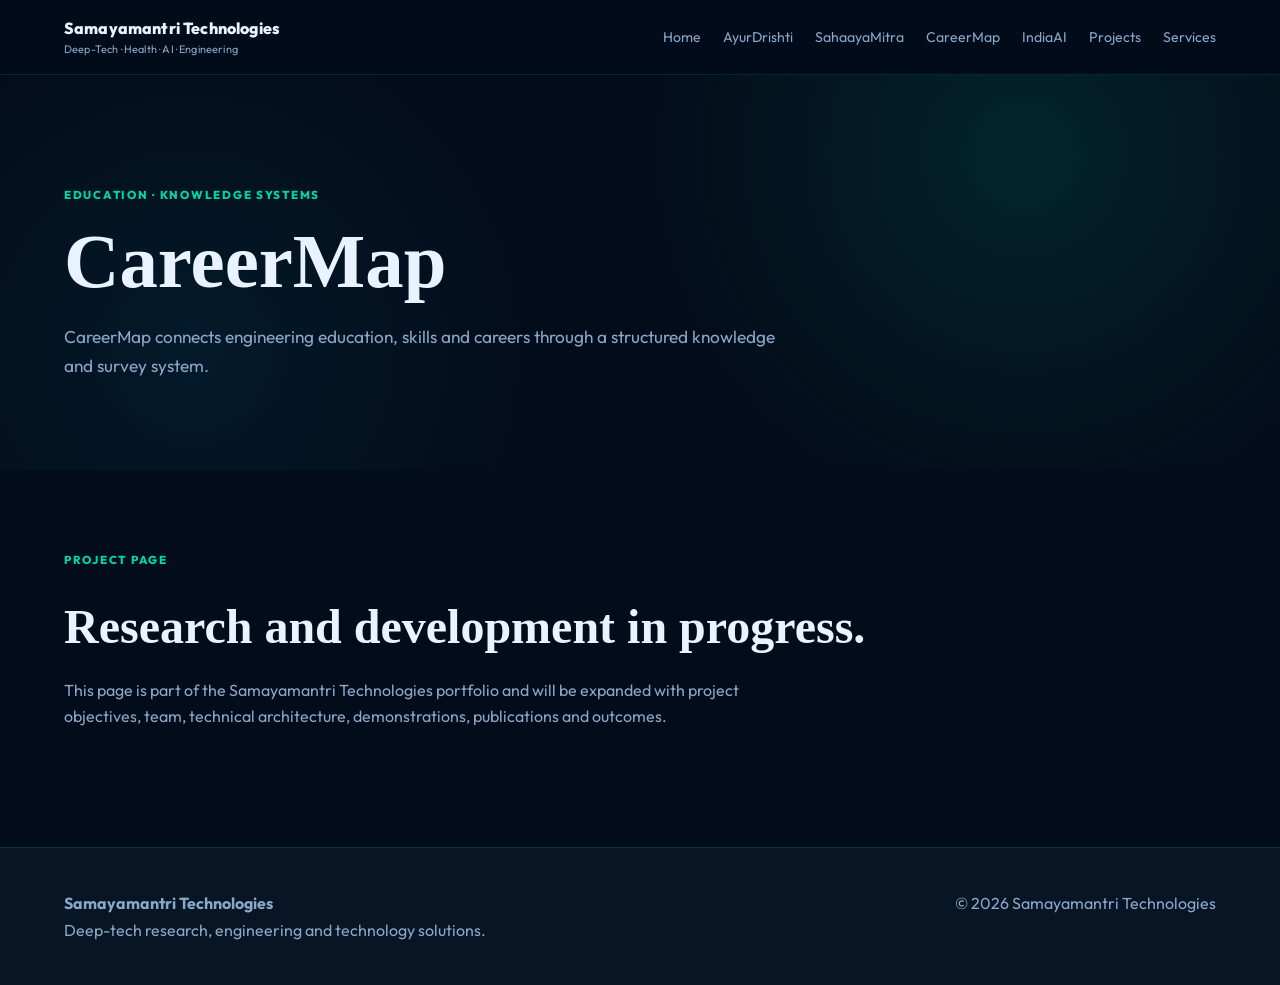
<file: careermap/index.html>
<!doctype html>
<html lang="en"><head><meta charset="utf-8"><meta name="viewport" content="width=device-width,initial-scale=1">
<title>CareerMap | Samayamantri Technologies</title>
<meta name="description" content="CareerMap connects engineering education, skills and careers through a structured knowledge and survey system.">
<link rel="preconnect" href="https://fonts.googleapis.com"><link rel="preconnect" href="https://fonts.gstatic.com" crossorigin>
<link href="https://fonts.googleapis.com/css2?family=Outfit:wght@300;400;500;600;700;800&display=swap" rel="stylesheet">
  <link rel="stylesheet" href="../assets/css/careermap.css">
</head><body>
<nav><div class="nav"><a class="brand" href="/">Samayamantri Technologies<small>Deep-Tech · Health · AI · Engineering</small></a>
<div class="links"><a href="/">Home</a><a href="/ayurdrishti/">AyurDrishti</a><a href="/sahaayamitra/">SahaayaMitra</a><a href="/careermap/">CareerMap</a><a href="/indiaai/">IndiaAI</a><a href="/projects/">Projects</a><a href="/services/">Services</a></div></div></nav>
<header class="hero"><div class="wrap"><div class="eyebrow">Education · Knowledge Systems</div><h1>CareerMap</h1><p>CareerMap connects engineering education, skills and careers through a structured knowledge and survey system.</p></div></header>
<main>
<section><div class="wrap"><div class="section-head"><div class="eyebrow">Project Page</div><h2>Research and development in progress.</h2><p>This page is part of the Samayamantri Technologies portfolio and will be expanded with project objectives, team, technical architecture, demonstrations, publications and outcomes.</p></div></div></section>
</main>
<footer><div class="wrap"><div><strong>Samayamantri Technologies</strong><br>Deep-tech research, engineering and technology solutions.</div><div>© 2026 Samayamantri Technologies</div></div></footer>
</body></html>
</file>
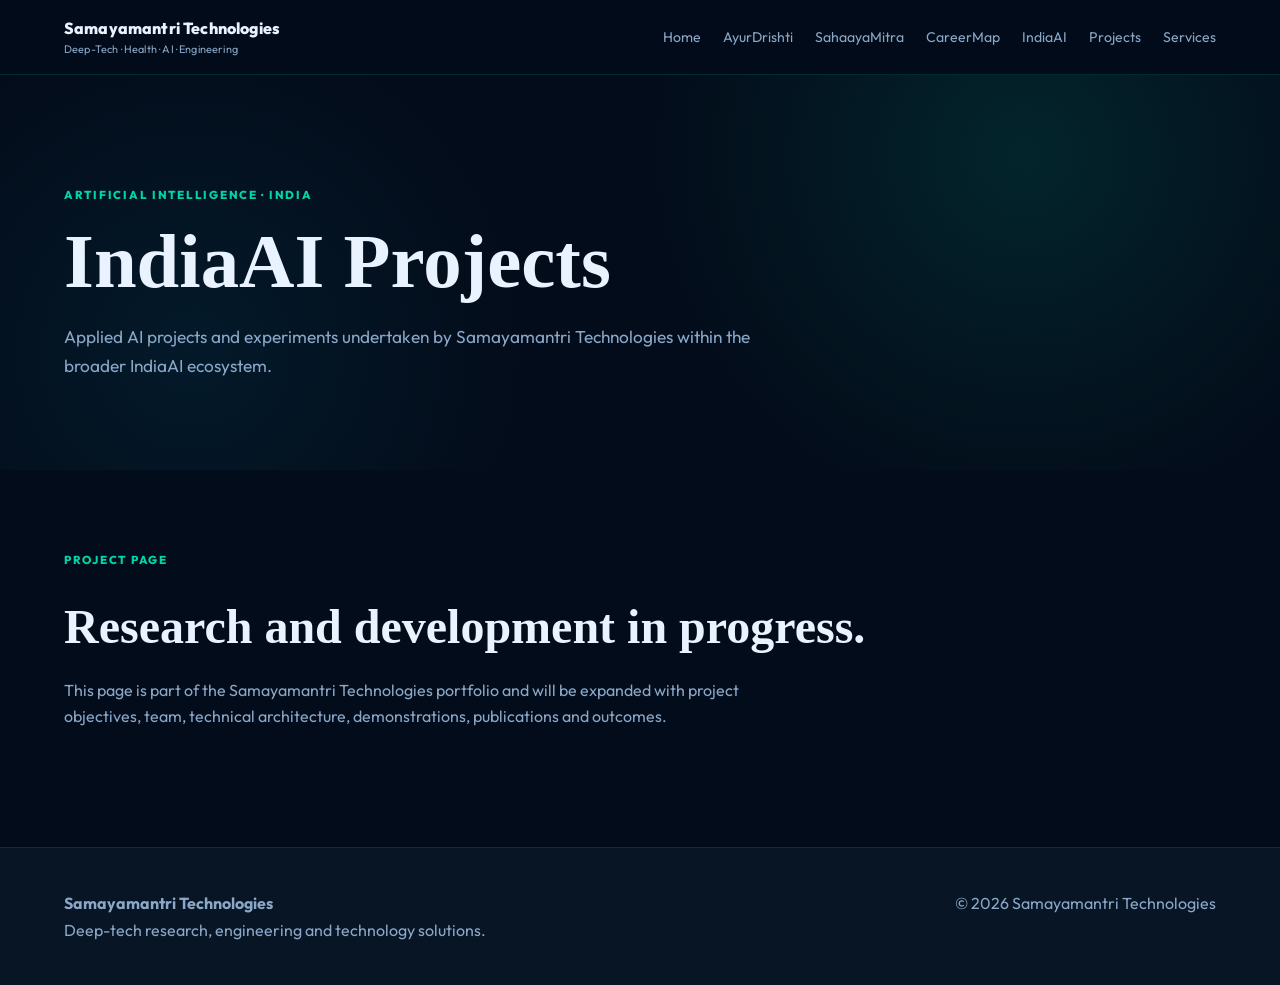
<file: indiaai/index.html>
<!doctype html>
<html lang="en"><head><meta charset="utf-8"><meta name="viewport" content="width=device-width,initial-scale=1">
<title>IndiaAI Projects | Samayamantri Technologies</title>
<meta name="description" content="Applied AI projects and experiments undertaken by Samayamantri Technologies within the broader IndiaAI ecosystem.">
<link rel="preconnect" href="https://fonts.googleapis.com"><link rel="preconnect" href="https://fonts.gstatic.com" crossorigin>
<link href="https://fonts.googleapis.com/css2?family=Outfit:wght@300;400;500;600;700;800&display=swap" rel="stylesheet">
  <link rel="stylesheet" href="../assets/css/indiaai.css">
</head><body>
<nav><div class="nav"><a class="brand" href="/">Samayamantri Technologies<small>Deep-Tech · Health · AI · Engineering</small></a>
<div class="links"><a href="/">Home</a><a href="/ayurdrishti/">AyurDrishti</a><a href="/sahaayamitra/">SahaayaMitra</a><a href="/careermap/">CareerMap</a><a href="/indiaai/">IndiaAI</a><a href="/projects/">Projects</a><a href="/services/">Services</a></div></div></nav>
<header class="hero"><div class="wrap"><div class="eyebrow">Artificial Intelligence · India</div><h1>IndiaAI Projects</h1><p>Applied AI projects and experiments undertaken by Samayamantri Technologies within the broader IndiaAI ecosystem.</p></div></header>
<main>
<section><div class="wrap"><div class="section-head"><div class="eyebrow">Project Page</div><h2>Research and development in progress.</h2><p>This page is part of the Samayamantri Technologies portfolio and will be expanded with project objectives, team, technical architecture, demonstrations, publications and outcomes.</p></div></div></section>
</main>
<footer><div class="wrap"><div><strong>Samayamantri Technologies</strong><br>Deep-tech research, engineering and technology solutions.</div><div>© 2026 Samayamantri Technologies</div></div></footer>
</body></html>
</file>
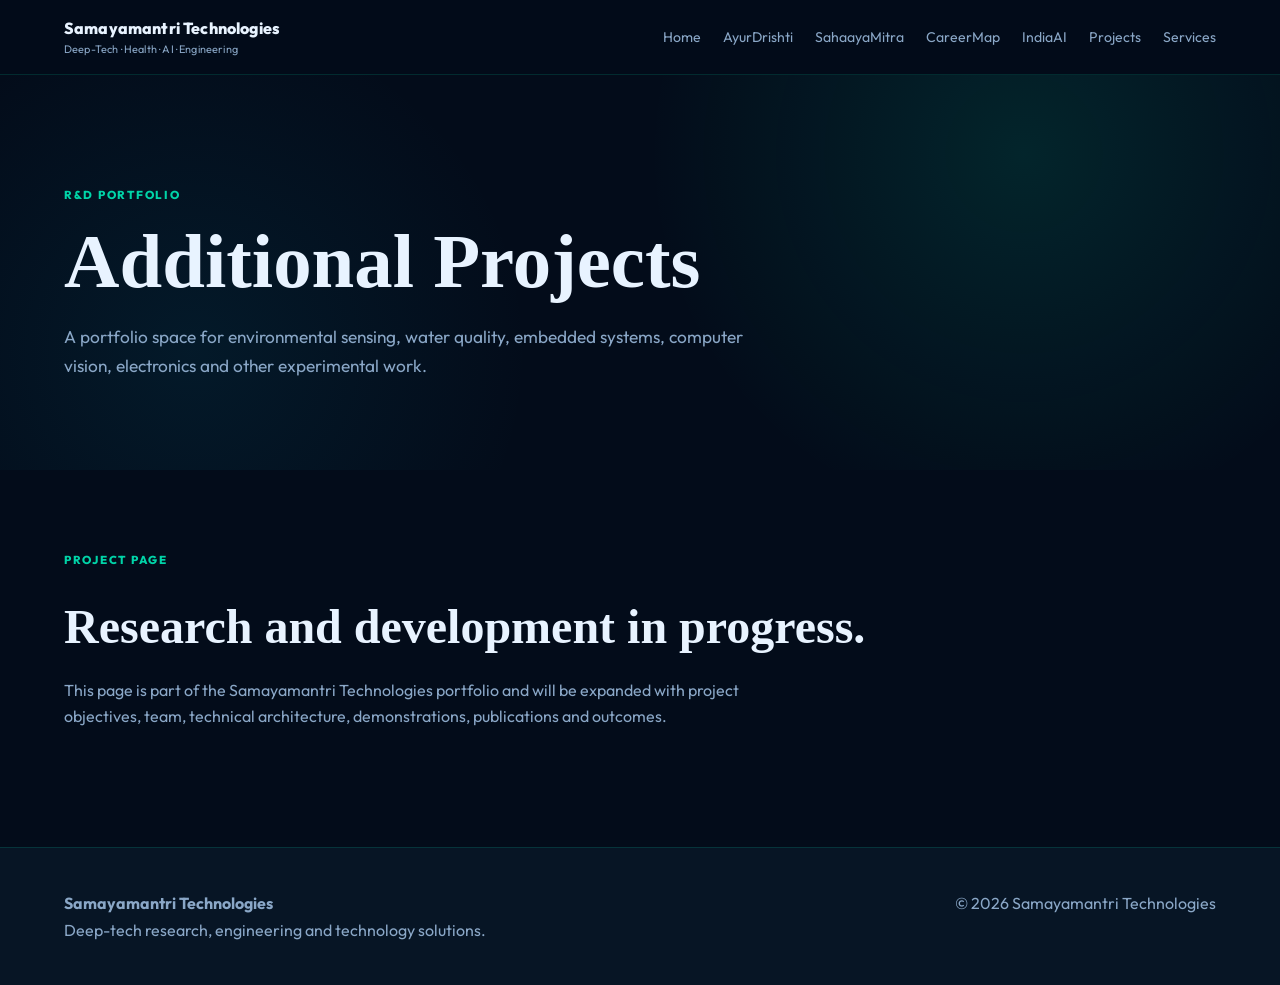
<file: projects/index.html>
<!doctype html>
<html lang="en"><head><meta charset="utf-8"><meta name="viewport" content="width=device-width,initial-scale=1">
<title>Additional Projects | Samayamantri Technologies</title>
<meta name="description" content="A portfolio space for environmental sensing, water quality, embedded systems, computer vision, electronics and other experimental work.">
<link rel="preconnect" href="https://fonts.googleapis.com"><link rel="preconnect" href="https://fonts.gstatic.com" crossorigin>
<link href="https://fonts.googleapis.com/css2?family=Outfit:wght@300;400;500;600;700;800&display=swap" rel="stylesheet">
  <link rel="stylesheet" href="../assets/css/projects.css">
</head><body>
<nav><div class="nav"><a class="brand" href="/">Samayamantri Technologies<small>Deep-Tech · Health · AI · Engineering</small></a>
<div class="links"><a href="/">Home</a><a href="/ayurdrishti/">AyurDrishti</a><a href="/sahaayamitra/">SahaayaMitra</a><a href="/careermap/">CareerMap</a><a href="/indiaai/">IndiaAI</a><a href="/projects/">Projects</a><a href="/services/">Services</a></div></div></nav>
<header class="hero"><div class="wrap"><div class="eyebrow">R&D Portfolio</div><h1>Additional Projects</h1><p>A portfolio space for environmental sensing, water quality, embedded systems, computer vision, electronics and other experimental work.</p></div></header>
<main>
<section><div class="wrap"><div class="section-head"><div class="eyebrow">Project Page</div><h2>Research and development in progress.</h2><p>This page is part of the Samayamantri Technologies portfolio and will be expanded with project objectives, team, technical architecture, demonstrations, publications and outcomes.</p></div></div></section>
</main>
<footer><div class="wrap"><div><strong>Samayamantri Technologies</strong><br>Deep-tech research, engineering and technology solutions.</div><div>© 2026 Samayamantri Technologies</div></div></footer>
</body></html>
</file>
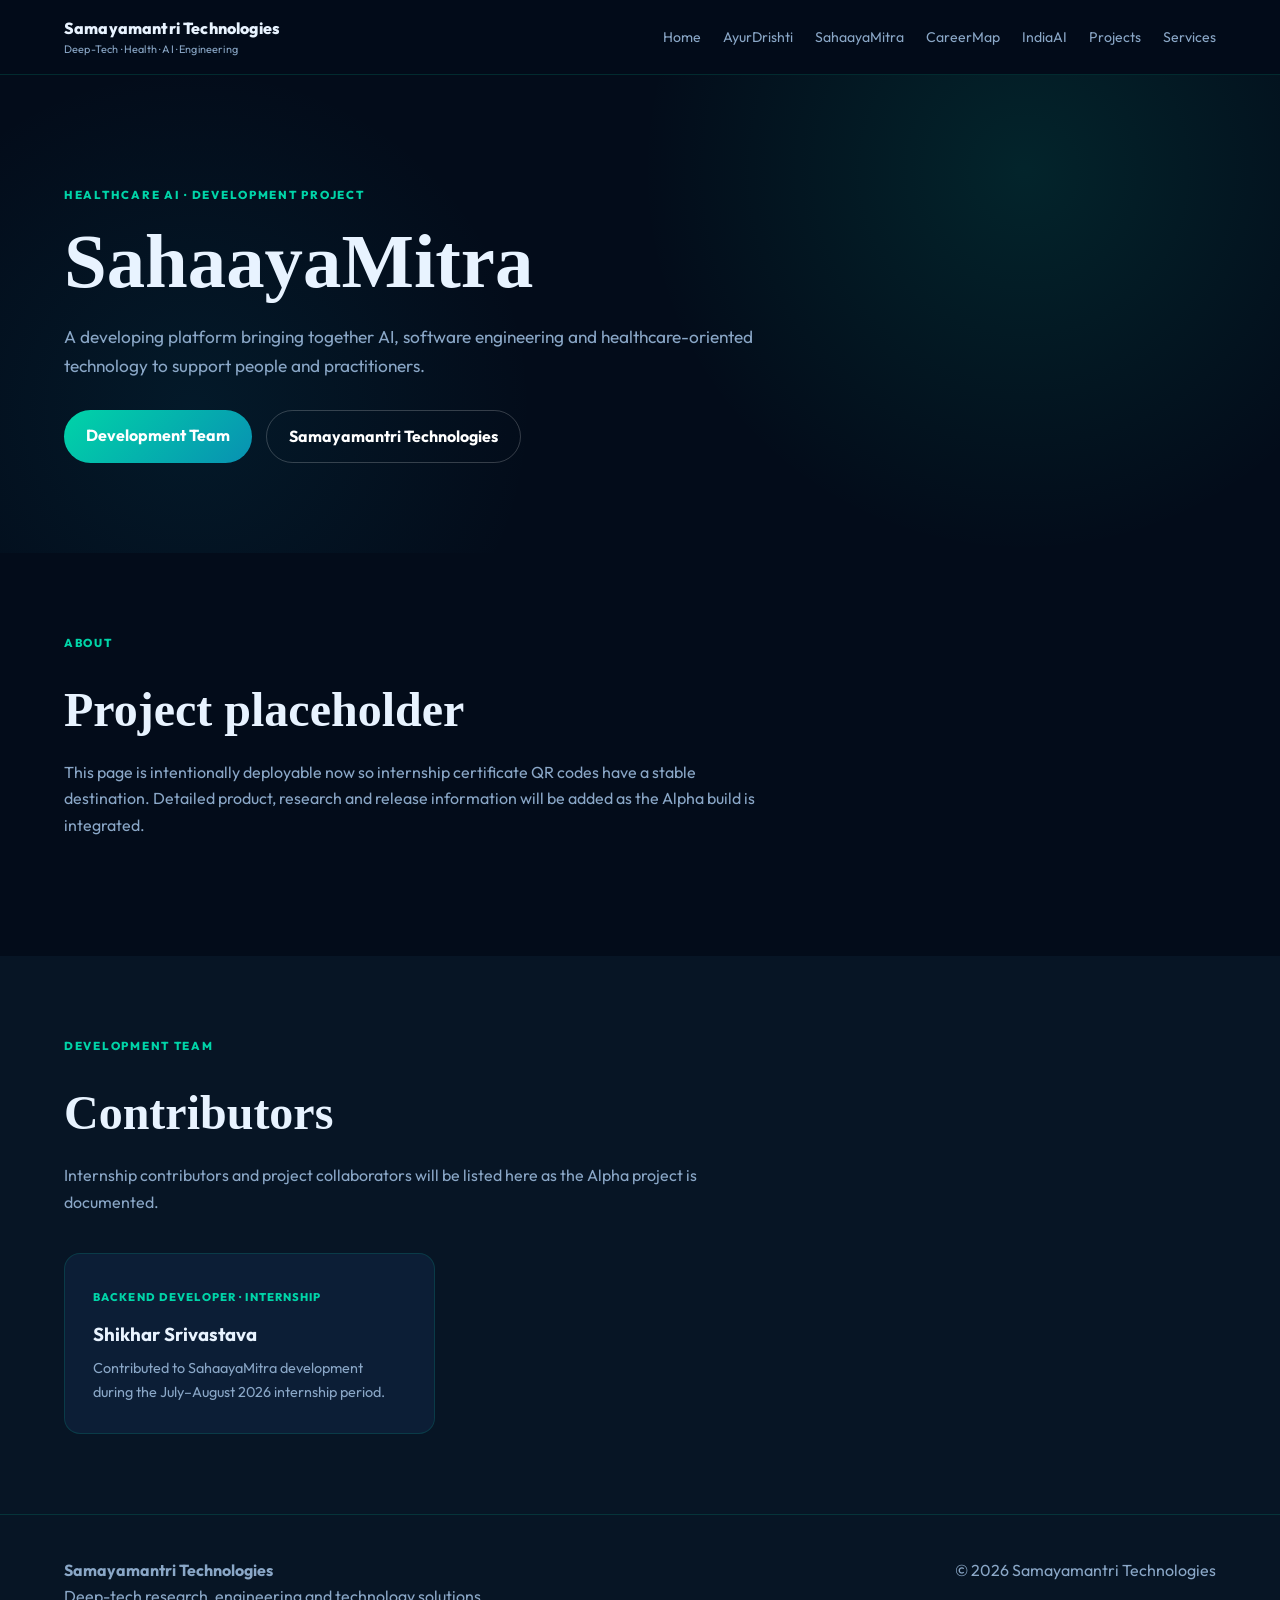
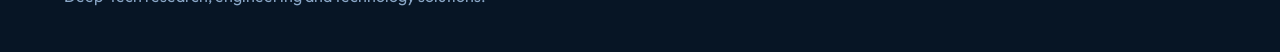
<file: sahaayamitra/index.html>
<!doctype html>
<html lang="en"><head><meta charset="utf-8"><meta name="viewport" content="width=device-width,initial-scale=1">
<title>SahaayaMitra | Samayamantri Technologies</title>
<meta name="description" content="SahaayaMitra project and development team at Samayamantri Technologies.">
<link rel="preconnect" href="https://fonts.googleapis.com"><link rel="preconnect" href="https://fonts.gstatic.com" crossorigin>
<link href="https://fonts.googleapis.com/css2?family=Outfit:wght@300;400;500;600;700;800&display=swap" rel="stylesheet">
  <link rel="stylesheet" href="../assets/css/sahaayamitra.css">
</head><body>
<nav><div class="nav"><a class="brand" href="/">Samayamantri Technologies<small>Deep-Tech · Health · AI · Engineering</small></a>
<div class="links"><a href="/">Home</a><a href="/ayurdrishti/">AyurDrishti</a><a href="/sahaayamitra/">SahaayaMitra</a><a href="/careermap/">CareerMap</a><a href="/indiaai/">IndiaAI</a><a href="/projects/">Projects</a><a href="/services/">Services</a></div></div></nav>

<header class="hero"><div class="wrap"><div class="eyebrow">Healthcare AI · Development Project</div>
<h1>SahaayaMitra</h1><p>A developing platform bringing together AI, software engineering and healthcare-oriented technology to support people and practitioners.</p>
<div class="buttons"><a class="btn" href="#team">Development Team</a><a class="btn alt" href="/">Samayamantri Technologies</a></div></div></header>
<main>
<section><div class="wrap"><div class="section-head"><div class="eyebrow">About</div><h2>Project placeholder</h2><p>This page is intentionally deployable now so internship certificate QR codes have a stable destination. Detailed product, research and release information will be added as the Alpha build is integrated.</p></div></div></section>
<section class="dark" id="team"><div class="wrap"><div class="section-head"><div class="eyebrow">Development Team</div><h2>Contributors</h2><p>Internship contributors and project collaborators will be listed here as the Alpha project is documented.</p></div>
<div class="grid"><div class="card"><span class="tag">Backend Developer · Internship</span><h3>Shikhar Srivastava</h3><p>Contributed to SahaayaMitra development during the July–August 2026 internship period.</p></div></div></div></section>
</main>
<footer><div class="wrap"><div><strong>Samayamantri Technologies</strong><br>Deep-tech research, engineering and technology solutions.</div><div>© 2026 Samayamantri Technologies</div></div></footer>
</body></html>
</file>
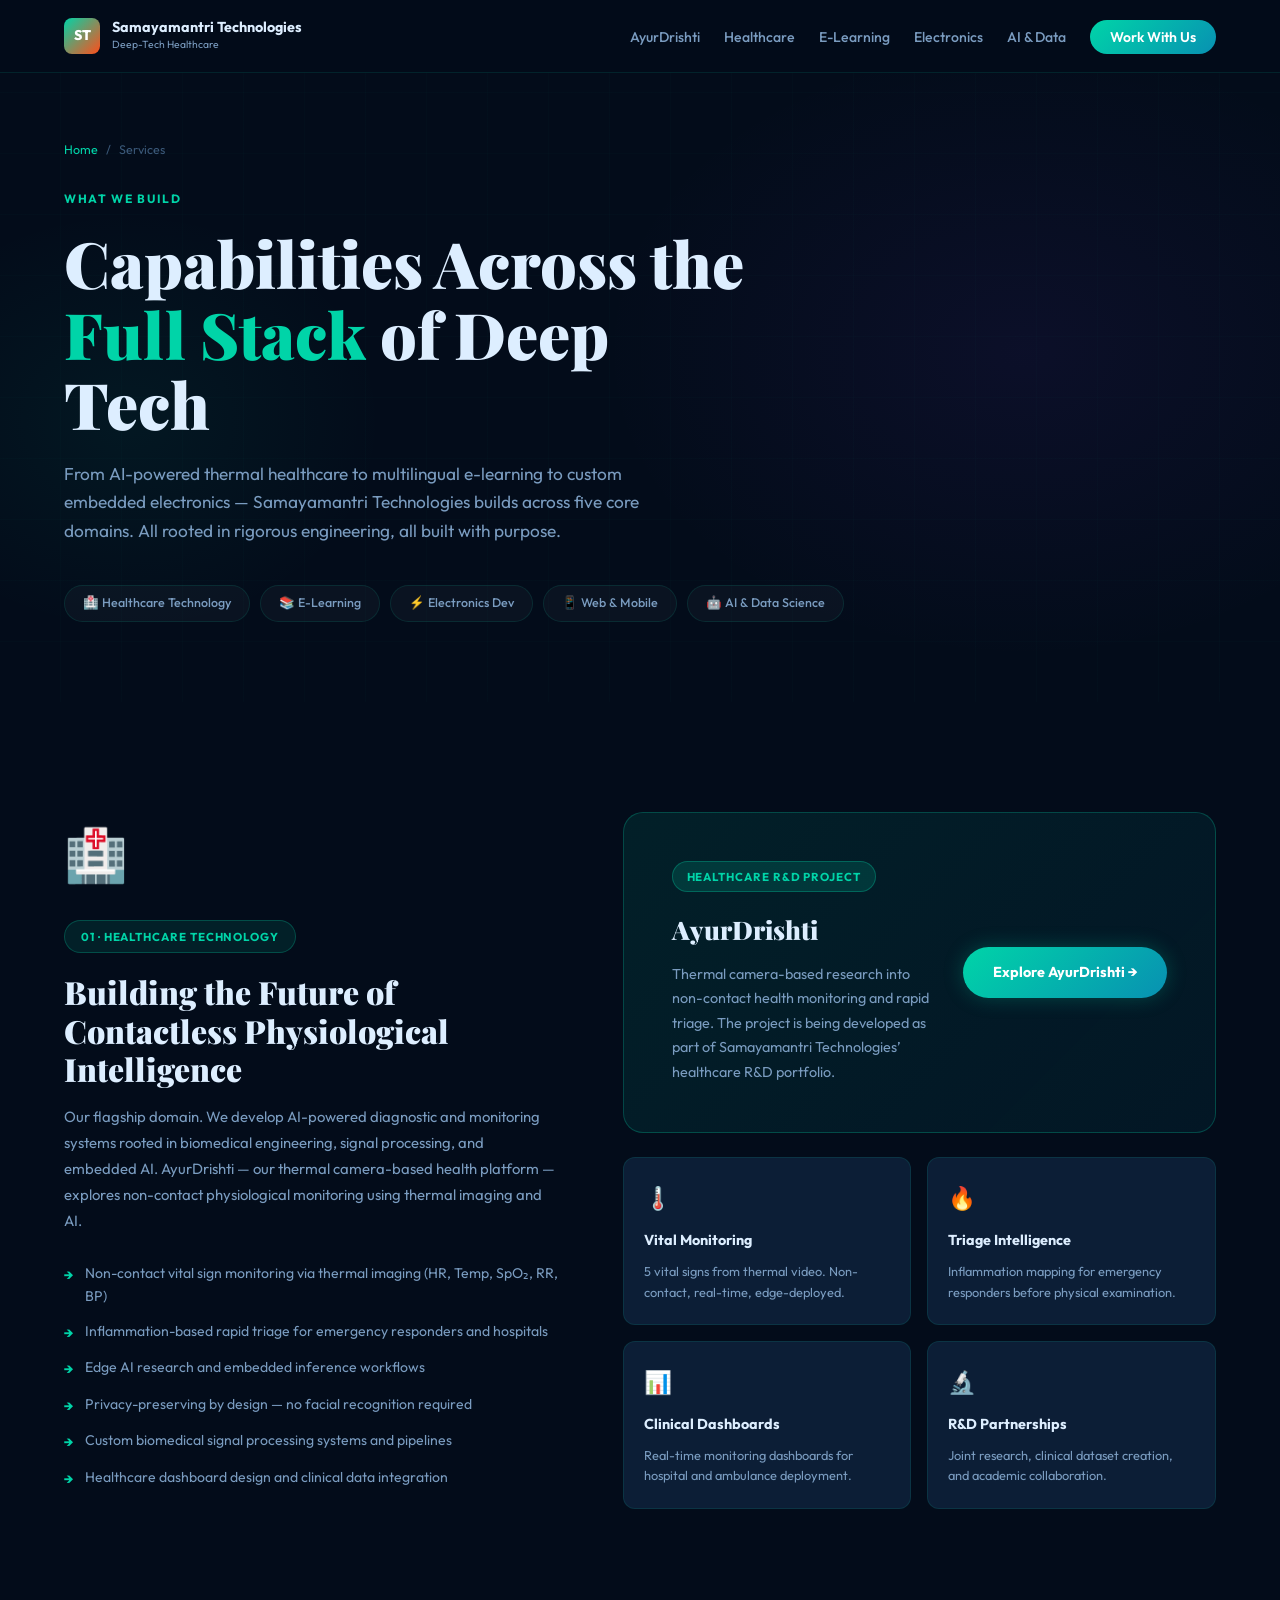
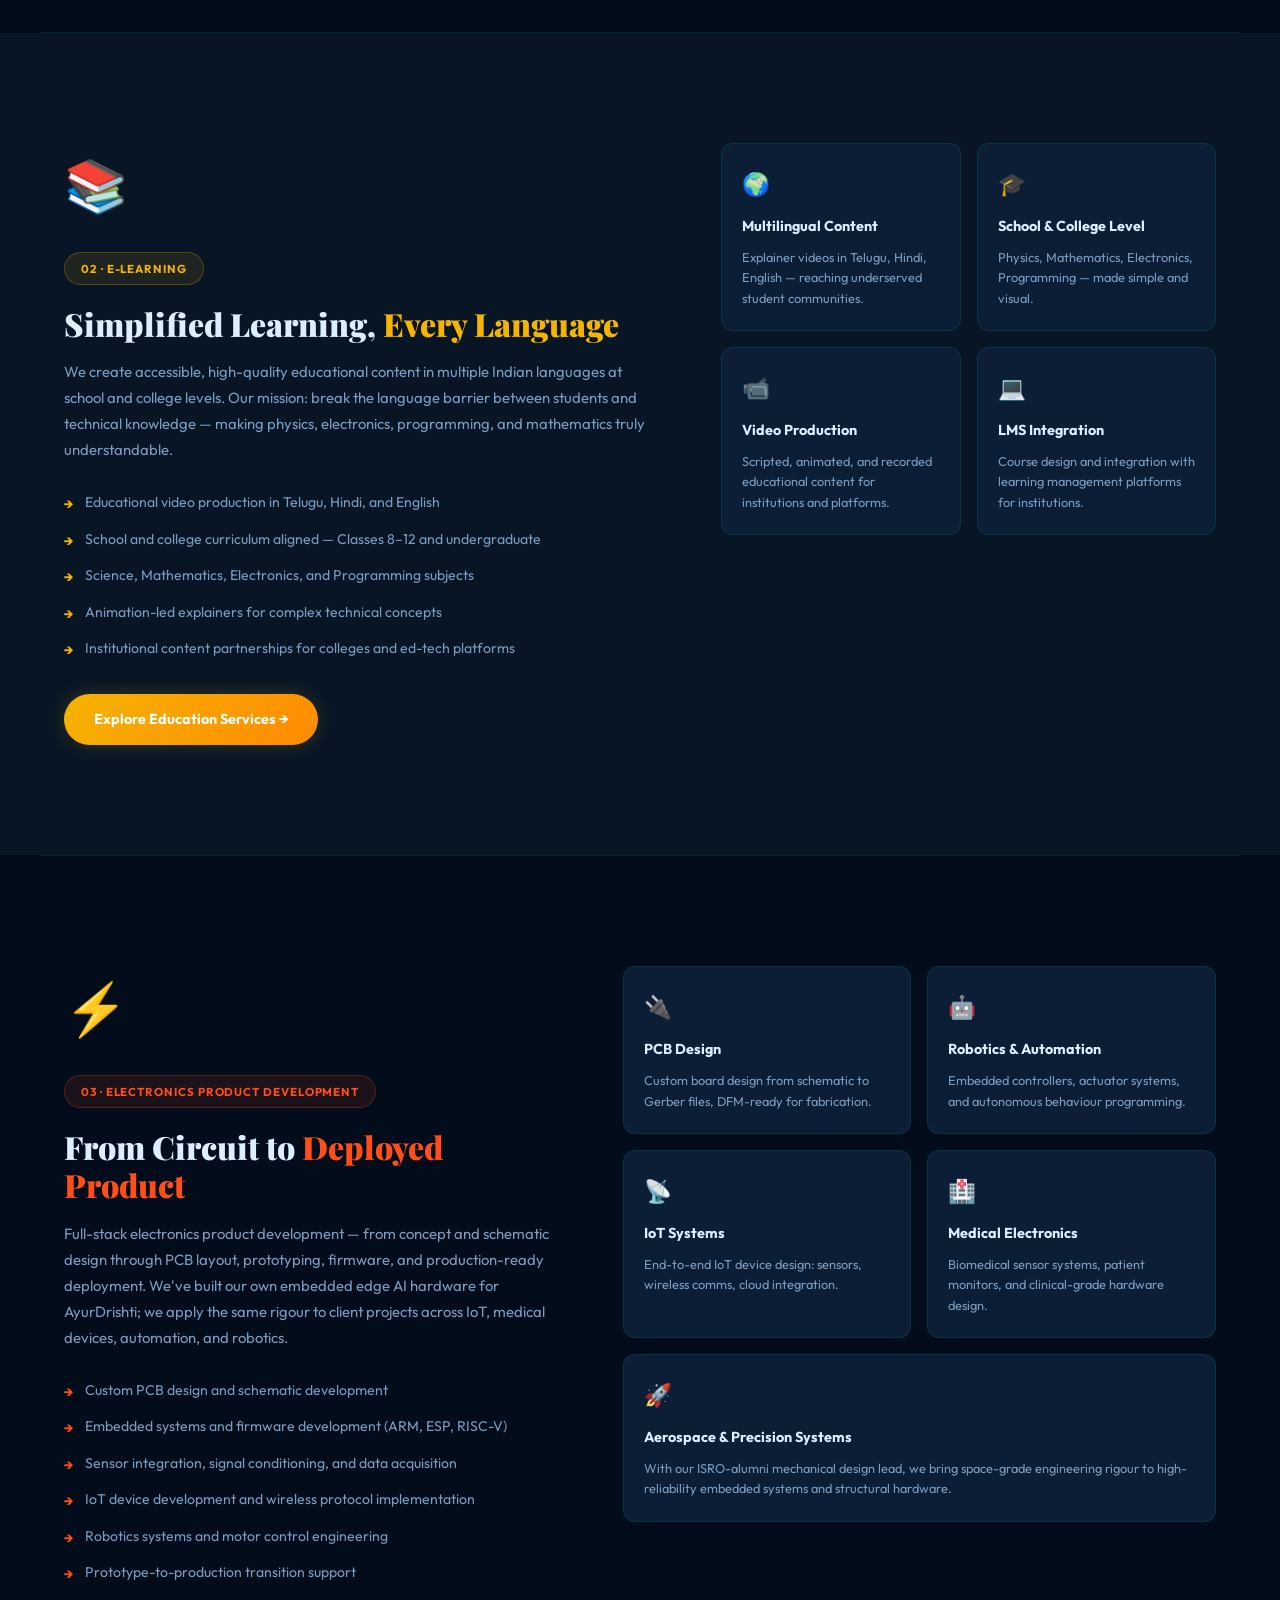
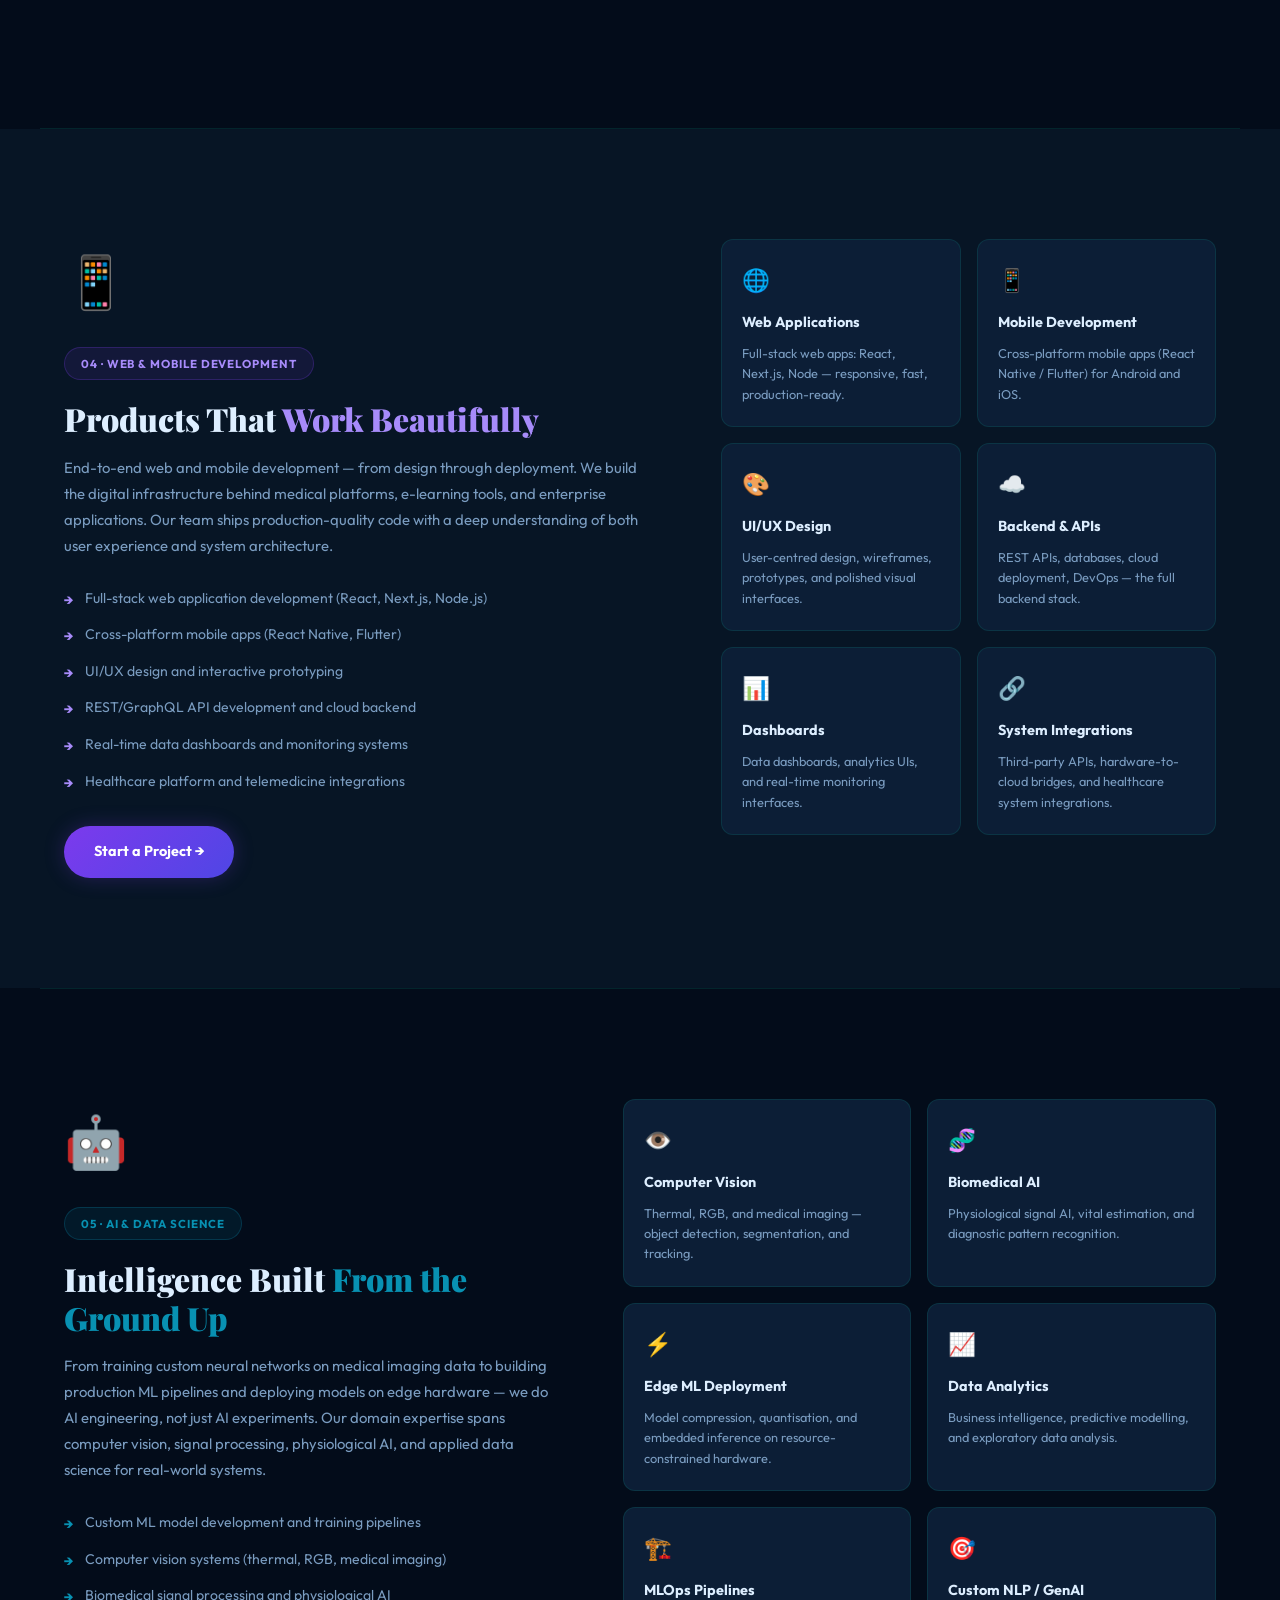
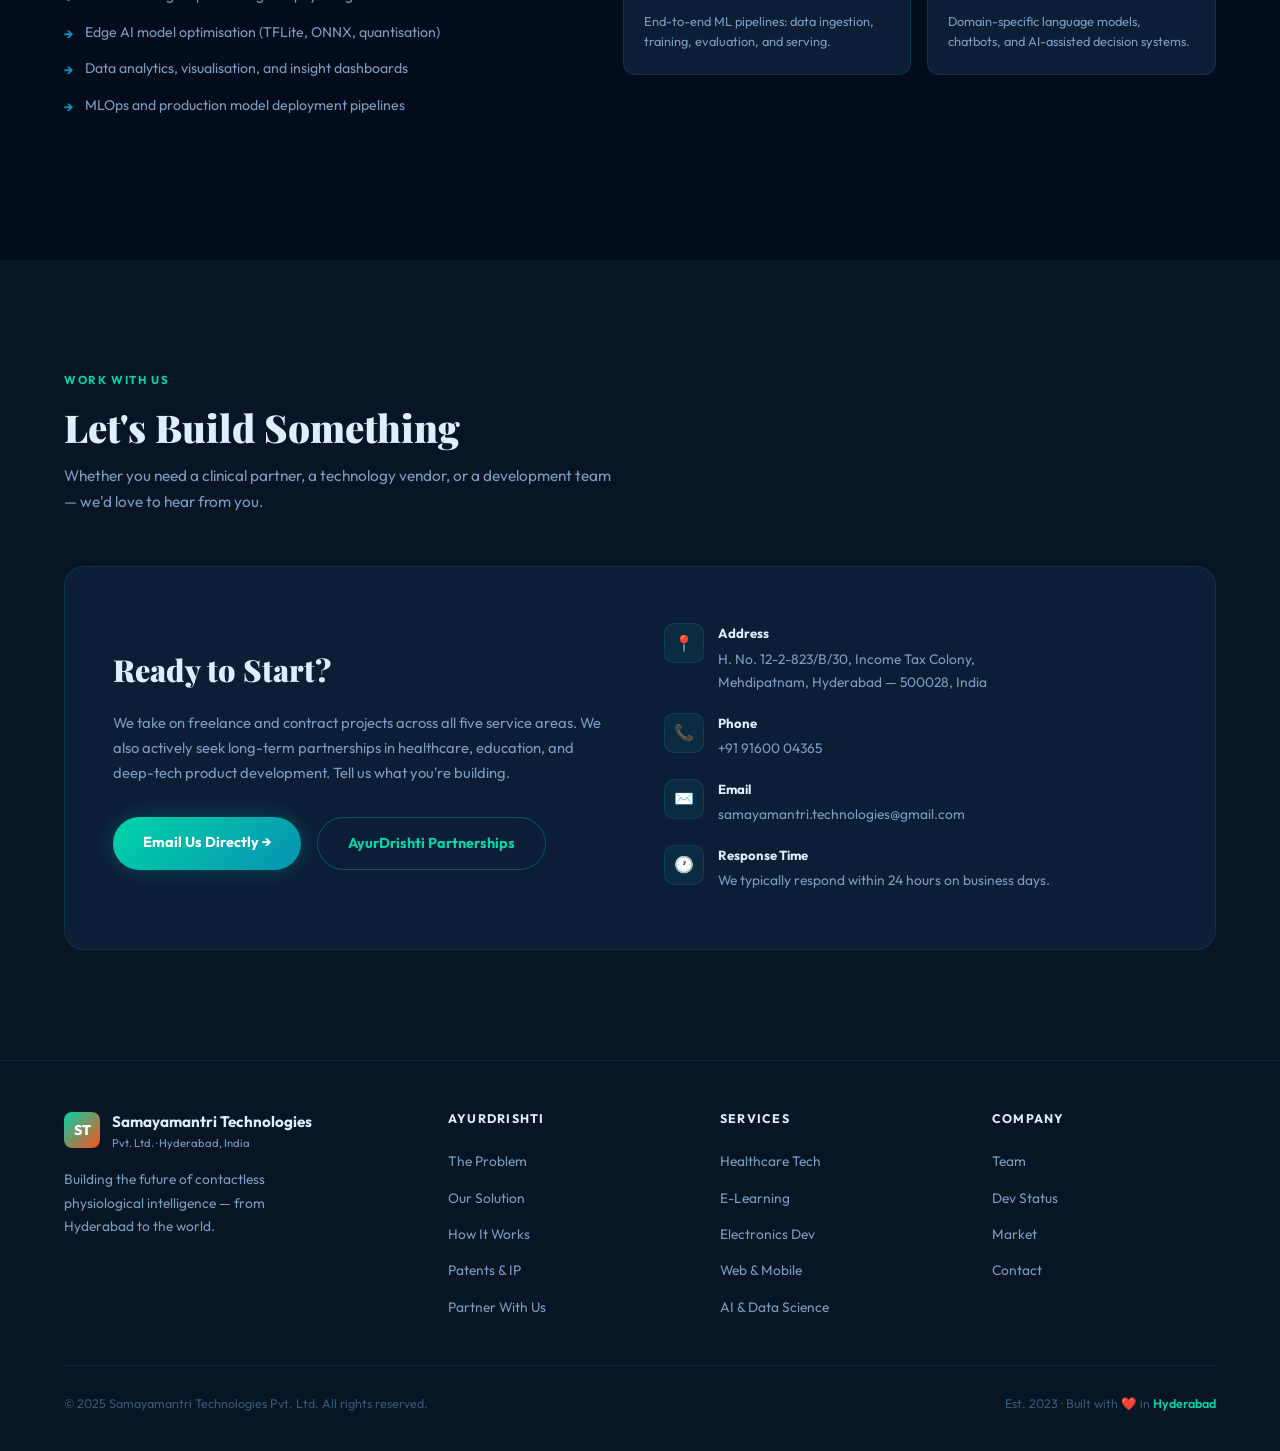
<file: services/index.html>
<!DOCTYPE html>
<html lang="en">
<head>
  <meta charset="UTF-8">
  <meta name="viewport" content="width=device-width, initial-scale=1.0">
  <title>Services | Samayamantri Technologies</title>
  <meta name="description" content="Samayamantri Technologies offers Healthcare Technology, E-Learning, Electronics Product Development, Web & Mobile Development, and AI & Data Science services.">
  <link rel="preconnect" href="https://fonts.googleapis.com">
  <link rel="preconnect" href="https://fonts.gstatic.com" crossorigin>
  <link href="https://fonts.googleapis.com/css2?family=Playfair+Display:ital,wght@0,700;0,900;1,400&family=Outfit:wght@300;400;500;600;700;800&display=swap" rel="stylesheet">
  <link rel="stylesheet" href="../assets/css/services.css">
</head>
<body>

<nav>
  <a class="nav-brand" href="/">
    <div class="nav-logo">ST</div>
    <div>
      <div class="nav-name">Samayamantri Technologies</div>
      <div class="nav-sub">Deep-Tech Healthcare</div>
    </div>
  </a>
  <ul class="nav-links" id="navLinks">
    <li><a href="/#solution">AyurDrishti</a></li>
    <li><a href="#healthcare">Healthcare</a></li>
    <li><a href="#elearning">E-Learning</a></li>
    <li><a href="#electronics">Electronics</a></li>
    <li><a href="#ai">AI & Data</a></li>
    <li><a href="#contact" class="nav-cta">Work With Us</a></li>
  </ul>
  <button class="hamburger" id="hamburger" aria-label="Menu">
    <span></span><span></span><span></span>
  </button>
</nav>
<main>
<!-- PAGE HERO -->
<div class="page-hero">
  <div class="hero-content">
    <div class="breadcrumb">
      <a href="/">Home</a>
      <span>/</span>
      <span>Services</span>
    </div>
    <div class="page-eyebrow">What We Build</div>
    <h1 class="page-title">Capabilities Across the <span style="color:var(--cool)">Full Stack</span> of Deep Tech</h1>
    <p class="page-sub">From AI-powered thermal healthcare to multilingual e-learning to custom embedded electronics — Samayamantri Technologies builds across five core domains. All rooted in rigorous engineering, all built with purpose.</p>
    <div class="page-pills">
      <a href="#healthcare" class="pill">🏥 Healthcare Technology</a>
      <a href="#elearning"  class="pill">📚 E-Learning</a>
      <a href="#electronics" class="pill">⚡ Electronics Dev</a>
      <a href="#webmobile"  class="pill">📱 Web & Mobile</a>
      <a href="#ai"         class="pill">🤖 AI & Data Science</a>
    </div>
  </div>
</div>

<!-- 01 HEALTHCARE -->
<section id="healthcare" class="service-section">
  <div class="section-inner">
    <div class="service-layout">
      <div class="reveal">
        <div class="service-icon-large">🏥</div>
        <div class="service-tag tag-health">01 · Healthcare Technology</div>
        <h2 class="service-title">Building the Future of Contactless Physiological Intelligence</h2>
        <p class="service-desc">Our flagship domain. We develop AI-powered diagnostic and monitoring systems rooted in biomedical engineering, signal processing, and embedded AI. AyurDrishti — our thermal camera-based health platform — explores non-contact physiological monitoring using thermal imaging and AI.</p>
        <ul class="service-features">
          <li><span class="feat-bullet">→</span>Non-contact vital sign monitoring via thermal imaging (HR, Temp, SpO₂, RR, BP)</li>
          <li><span class="feat-bullet">→</span>Inflammation-based rapid triage for emergency responders and hospitals</li>
          <li><span class="feat-bullet">→</span>Edge AI research and embedded inference workflows</li>
          <li><span class="feat-bullet">→</span>Privacy-preserving by design — no facial recognition required</li>
          <li><span class="feat-bullet">→</span>Custom biomedical signal processing systems and pipelines</li>
          <li><span class="feat-bullet">→</span>Healthcare dashboard design and clinical data integration</li>
        </ul>
      </div>
      <div class="reveal rd2">
        <div class="flagship-card" style="margin-bottom:24px;">
          <div>
            <div class="flagship-badge">Healthcare R&amp;D Project</div>
            <h3>AyurDrishti</h3>
            <p>Thermal camera-based research into non-contact health monitoring and rapid triage. The project is being developed as part of Samayamantri Technologies’ healthcare R&D portfolio.</p>
          </div>
          <a href="/ayurdrishti/" class="btn-primary">Explore AyurDrishti →</a>
        </div>
        <div class="service-card-grid">
          <div class="svc-mini-card">
            <div class="mini-icon">🌡️</div>
            <h4>Vital Monitoring</h4>
            <p>5 vital signs from thermal video. Non-contact, real-time, edge-deployed.</p>
          </div>
          <div class="svc-mini-card">
            <div class="mini-icon">🔥</div>
            <h4>Triage Intelligence</h4>
            <p>Inflammation mapping for emergency responders before physical examination.</p>
          </div>
          <div class="svc-mini-card">
            <div class="mini-icon">📊</div>
            <h4>Clinical Dashboards</h4>
            <p>Real-time monitoring dashboards for hospital and ambulance deployment.</p>
          </div>
          <div class="svc-mini-card">
            <div class="mini-icon">🔬</div>
            <h4>R&D Partnerships</h4>
            <p>Joint research, clinical dataset creation, and academic collaboration.</p>
          </div>
        </div>
      </div>
    </div>
  </div>
</section>
<div class="divider"></div>

<!-- 02 E-LEARNING -->
<section id="elearning" class="service-section" style="background: var(--bg-mid);">
  <div class="section-inner">
    <div class="service-layout flip">
      <div class="reveal rd2">
        <div class="service-card-grid">
          <div class="svc-mini-card">
            <div class="mini-icon">🌍</div>
            <h4>Multilingual Content</h4>
            <p>Explainer videos in Telugu, Hindi, English — reaching underserved student communities.</p>
          </div>
          <div class="svc-mini-card">
            <div class="mini-icon">🎓</div>
            <h4>School & College Level</h4>
            <p>Physics, Mathematics, Electronics, Programming — made simple and visual.</p>
          </div>
          <div class="svc-mini-card">
            <div class="mini-icon">📹</div>
            <h4>Video Production</h4>
            <p>Scripted, animated, and recorded educational content for institutions and platforms.</p>
          </div>
          <div class="svc-mini-card">
            <div class="mini-icon">💻</div>
            <h4>LMS Integration</h4>
            <p>Course design and integration with learning management platforms for institutions.</p>
          </div>
        </div>
      </div>
      <div class="reveal">
        <div class="service-icon-large">📚</div>
        <div class="service-tag tag-edu">02 · E-Learning</div>
        <h2 class="service-title">Simplified Learning, <span style="color:var(--gold)">Every Language</span></h2>
        <p class="service-desc">We create accessible, high-quality educational content in multiple Indian languages at school and college levels. Our mission: break the language barrier between students and technical knowledge — making physics, electronics, programming, and mathematics truly understandable.</p>
        <ul class="service-features">
          <li><span class="feat-bullet" style="color:var(--gold)">→</span>Educational video production in Telugu, Hindi, and English</li>
          <li><span class="feat-bullet" style="color:var(--gold)">→</span>School and college curriculum aligned — Classes 8–12 and undergraduate</li>
          <li><span class="feat-bullet" style="color:var(--gold)">→</span>Science, Mathematics, Electronics, and Programming subjects</li>
          <li><span class="feat-bullet" style="color:var(--gold)">→</span>Animation-led explainers for complex technical concepts</li>
          <li><span class="feat-bullet" style="color:var(--gold)">→</span>Institutional content partnerships for colleges and ed-tech platforms</li>
        </ul>
        <a href="#contact" class="btn-primary" style="background: linear-gradient(135deg, var(--gold), var(--warm)); box-shadow: 0 0 20px rgba(245,180,0,.2);">Explore Education Services →</a>
      </div>
    </div>
  </div>
</section>
<div class="divider"></div>

<!-- 03 ELECTRONICS -->
<section id="electronics" class="service-section">
  <div class="section-inner">
    <div class="service-layout">
      <div class="reveal">
        <div class="service-icon-large">⚡</div>
        <div class="service-tag tag-elec">03 · Electronics Product Development</div>
        <h2 class="service-title">From Circuit to <span style="color:var(--hot)">Deployed Product</span></h2>
        <p class="service-desc">Full-stack electronics product development — from concept and schematic design through PCB layout, prototyping, firmware, and production-ready deployment. We've built our own embedded edge AI hardware for AyurDrishti; we apply the same rigour to client projects across IoT, medical devices, automation, and robotics.</p>
        <ul class="service-features">
          <li><span class="feat-bullet" style="color:var(--hot)">→</span>Custom PCB design and schematic development</li>
          <li><span class="feat-bullet" style="color:var(--hot)">→</span>Embedded systems and firmware development (ARM, ESP, RISC-V)</li>
          <li><span class="feat-bullet" style="color:var(--hot)">→</span>Sensor integration, signal conditioning, and data acquisition</li>
          <li><span class="feat-bullet" style="color:var(--hot)">→</span>IoT device development and wireless protocol implementation</li>
          <li><span class="feat-bullet" style="color:var(--hot)">→</span>Robotics systems and motor control engineering</li>
          <li><span class="feat-bullet" style="color:var(--hot)">→</span>Prototype-to-production transition support</li>
        </ul>
      </div>
      <div class="reveal rd2">
        <div class="service-card-grid">
          <div class="svc-mini-card">
            <div class="mini-icon">🔌</div>
            <h4>PCB Design</h4>
            <p>Custom board design from schematic to Gerber files, DFM-ready for fabrication.</p>
          </div>
          <div class="svc-mini-card">
            <div class="mini-icon">🤖</div>
            <h4>Robotics & Automation</h4>
            <p>Embedded controllers, actuator systems, and autonomous behaviour programming.</p>
          </div>
          <div class="svc-mini-card">
            <div class="mini-icon">📡</div>
            <h4>IoT Systems</h4>
            <p>End-to-end IoT device design: sensors, wireless comms, cloud integration.</p>
          </div>
          <div class="svc-mini-card">
            <div class="mini-icon">🏥</div>
            <h4>Medical Electronics</h4>
            <p>Biomedical sensor systems, patient monitors, and clinical-grade hardware design.</p>
          </div>
          <div class="svc-mini-card" style="grid-column: 1 / -1;">
            <div class="mini-icon">🚀</div>
            <h4>Aerospace & Precision Systems</h4>
            <p>With our ISRO-alumni mechanical design lead, we bring space-grade engineering rigour to high-reliability embedded systems and structural hardware.</p>
          </div>
        </div>
      </div>
    </div>
  </div>
</section>
<div class="divider"></div>

<!-- 04 WEB & MOBILE -->
<section id="webmobile" class="service-section" style="background: var(--bg-mid);">
  <div class="section-inner">
    <div class="service-layout flip">
      <div class="reveal rd2">
        <div class="service-card-grid">
          <div class="svc-mini-card">
            <div class="mini-icon">🌐</div>
            <h4>Web Applications</h4>
            <p>Full-stack web apps: React, Next.js, Node — responsive, fast, production-ready.</p>
          </div>
          <div class="svc-mini-card">
            <div class="mini-icon">📱</div>
            <h4>Mobile Development</h4>
            <p>Cross-platform mobile apps (React Native / Flutter) for Android and iOS.</p>
          </div>
          <div class="svc-mini-card">
            <div class="mini-icon">🎨</div>
            <h4>UI/UX Design</h4>
            <p>User-centred design, wireframes, prototypes, and polished visual interfaces.</p>
          </div>
          <div class="svc-mini-card">
            <div class="mini-icon">☁️</div>
            <h4>Backend & APIs</h4>
            <p>REST APIs, databases, cloud deployment, DevOps — the full backend stack.</p>
          </div>
          <div class="svc-mini-card">
            <div class="mini-icon">📊</div>
            <h4>Dashboards</h4>
            <p>Data dashboards, analytics UIs, and real-time monitoring interfaces.</p>
          </div>
          <div class="svc-mini-card">
            <div class="mini-icon">🔗</div>
            <h4>System Integrations</h4>
            <p>Third-party APIs, hardware-to-cloud bridges, and healthcare system integrations.</p>
          </div>
        </div>
      </div>
      <div class="reveal">
        <div class="service-icon-large">📱</div>
        <div class="service-tag tag-web">04 · Web & Mobile Development</div>
        <h2 class="service-title">Products That <span style="color:#a78bfa">Work Beautifully</span></h2>
        <p class="service-desc">End-to-end web and mobile development — from design through deployment. We build the digital infrastructure behind medical platforms, e-learning tools, and enterprise applications. Our team ships production-quality code with a deep understanding of both user experience and system architecture.</p>
        <ul class="service-features">
          <li><span class="feat-bullet" style="color:#a78bfa">→</span>Full-stack web application development (React, Next.js, Node.js)</li>
          <li><span class="feat-bullet" style="color:#a78bfa">→</span>Cross-platform mobile apps (React Native, Flutter)</li>
          <li><span class="feat-bullet" style="color:#a78bfa">→</span>UI/UX design and interactive prototyping</li>
          <li><span class="feat-bullet" style="color:#a78bfa">→</span>REST/GraphQL API development and cloud backend</li>
          <li><span class="feat-bullet" style="color:#a78bfa">→</span>Real-time data dashboards and monitoring systems</li>
          <li><span class="feat-bullet" style="color:#a78bfa">→</span>Healthcare platform and telemedicine integrations</li>
        </ul>
        <a href="#contact" class="btn-primary" style="background: linear-gradient(135deg, #7c3aed, #4f46e5); box-shadow: 0 0 20px rgba(124,58,237,.25);">Start a Project →</a>
      </div>
    </div>
  </div>
</section>
<div class="divider"></div>

<!-- 05 AI & DATA SCIENCE -->
<section id="ai" class="service-section">
  <div class="section-inner">
    <div class="service-layout">
      <div class="reveal">
        <div class="service-icon-large">🤖</div>
        <div class="service-tag tag-ai">05 · AI & Data Science</div>
        <h2 class="service-title">Intelligence Built <span style="color:var(--cold)">From the Ground Up</span></h2>
        <p class="service-desc">From training custom neural networks on medical imaging data to building production ML pipelines and deploying models on edge hardware — we do AI engineering, not just AI experiments. Our domain expertise spans computer vision, signal processing, physiological AI, and applied data science for real-world systems.</p>
        <ul class="service-features">
          <li><span class="feat-bullet" style="color:var(--cold)">→</span>Custom ML model development and training pipelines</li>
          <li><span class="feat-bullet" style="color:var(--cold)">→</span>Computer vision systems (thermal, RGB, medical imaging)</li>
          <li><span class="feat-bullet" style="color:var(--cold)">→</span>Biomedical signal processing and physiological AI</li>
          <li><span class="feat-bullet" style="color:var(--cold)">→</span>Edge AI model optimisation (TFLite, ONNX, quantisation)</li>
          <li><span class="feat-bullet" style="color:var(--cold)">→</span>Data analytics, visualisation, and insight dashboards</li>
          <li><span class="feat-bullet" style="color:var(--cold)">→</span>MLOps and production model deployment pipelines</li>
        </ul>
      </div>
      <div class="reveal rd2">
        <div class="service-card-grid">
          <div class="svc-mini-card">
            <div class="mini-icon">👁️</div>
            <h4>Computer Vision</h4>
            <p>Thermal, RGB, and medical imaging — object detection, segmentation, and tracking.</p>
          </div>
          <div class="svc-mini-card">
            <div class="mini-icon">🧬</div>
            <h4>Biomedical AI</h4>
            <p>Physiological signal AI, vital estimation, and diagnostic pattern recognition.</p>
          </div>
          <div class="svc-mini-card">
            <div class="mini-icon">⚡</div>
            <h4>Edge ML Deployment</h4>
            <p>Model compression, quantisation, and embedded inference on resource-constrained hardware.</p>
          </div>
          <div class="svc-mini-card">
            <div class="mini-icon">📈</div>
            <h4>Data Analytics</h4>
            <p>Business intelligence, predictive modelling, and exploratory data analysis.</p>
          </div>
          <div class="svc-mini-card">
            <div class="mini-icon">🏗️</div>
            <h4>MLOps Pipelines</h4>
            <p>End-to-end ML pipelines: data ingestion, training, evaluation, and serving.</p>
          </div>
          <div class="svc-mini-card">
            <div class="mini-icon">🎯</div>
            <h4>Custom NLP / GenAI</h4>
            <p>Domain-specific language models, chatbots, and AI-assisted decision systems.</p>
          </div>
        </div>
      </div>
    </div>
  </div>
</section>

<!-- CONTACT -->
<section id="contact" style="background: var(--bg-mid);">
  <div class="section-inner">
    <div class="section-header reveal">
      <div class="section-label">Work With Us</div>
      <h2 class="section-title">Let's Build Something</h2>
      <p class="section-sub">Whether you need a clinical partner, a technology vendor, or a development team — we'd love to hear from you.</p>
    </div>
    <div class="contact-strip reveal">
      <div>
        <h2>Ready to Start?</h2>
        <p>We take on freelance and contract projects across all five service areas. We also actively seek long-term partnerships in healthcare, education, and deep-tech product development. Tell us what you're building.</p>
        <div style="margin-top:32px;display:flex;gap:16px;flex-wrap:wrap;">
          <a href="mailto:samayamantri.technologies@gmail.com" class="btn-primary">Email Us Directly →</a>
          <a href="/#contact" class="btn-primary" style="background: transparent; border: 1px solid rgba(0,212,168,.3); box-shadow: none; color: var(--cool);">AyurDrishti Partnerships</a>
        </div>
      </div>
      <div class="contact-details">
        <div class="c-row">
          <div class="c-icon">📍</div>
          <div>
            <strong>Address</strong>
            <p>H. No. 12-2-823/B/30, Income Tax Colony,<br>Mehdipatnam, Hyderabad — 500028, India</p>
          </div>
        </div>
        <div class="c-row">
          <div class="c-icon">📞</div>
          <div>
            <strong>Phone</strong>
            <p>+91 91600 04365</p>
          </div>
        </div>
        <div class="c-row">
          <div class="c-icon">✉️</div>
          <div>
            <strong>Email</strong>
            <p>samayamantri.technologies@gmail.com</p>
          </div>
        </div>
        <div class="c-row">
          <div class="c-icon">🕐</div>
          <div>
            <strong>Response Time</strong>
            <p>We typically respond within 24 hours on business days.</p>
          </div>
        </div>
      </div>
    </div>
  </div>
</section>

<!-- FOOTER -->
</main>
<footer>
  <div class="footer-inner">
    <div class="footer-brand">
      <div style="display:flex;align-items:center;gap:12px;margin-bottom:4px;">
        <div class="nav-logo">ST</div>
        <div>
          <div style="font-weight:700;font-size:.95rem;">Samayamantri Technologies</div>
          <div style="font-size:.7rem;color:var(--text-dim);">Pvt. Ltd. · Hyderabad, India</div>
        </div>
      </div>
      <p>Building the future of contactless physiological intelligence — from Hyderabad to the world.</p>
    </div>
    <div class="footer-col">
      <h4>AyurDrishti</h4>
      <ul>
        <li><a href="/#problem">The Problem</a></li>
        <li><a href="/#solution">Our Solution</a></li>
        <li><a href="/#how">How It Works</a></li>
        <li><a href="/ayurdrishti/#contact">Patents & IP</a></li>
        <li><a href="/#contact">Partner With Us</a></li>
      </ul>
    </div>
    <div class="footer-col">
      <h4>Services</h4>
      <ul>
        <li><a href="#healthcare">Healthcare Tech</a></li>
        <li><a href="#elearning">E-Learning</a></li>
        <li><a href="#electronics">Electronics Dev</a></li>
        <li><a href="#webmobile">Web & Mobile</a></li>
        <li><a href="#ai">AI & Data Science</a></li>
      </ul>
    </div>
    <div class="footer-col">
      <h4>Company</h4>
      <ul>
        <li><a href="/#team">Team</a></li>
        <li><a href="/ayurdrishti/#contact">Dev Status</a></li>
        <li><a href="/#market">Market</a></li>
        <li><a href="#contact">Contact</a></li>
      </ul>
    </div>
  </div>
  <div class="footer-bottom">
    <span>© 2025 Samayamantri Technologies Pvt. Ltd. All rights reserved.</span>
    <div class="footer-badge">Est. 2023 · Built with ❤️ in <span>Hyderabad</span></div>
  </div>
</footer>
  <script src="../assets/js/services.js" defer></script>
</body>
</html>
</file>
<file: assets/css/site.css>
:root{--bg:#030c1a;--mid:#071525;--card:#0c1e36;--cool:#00d4a8;--cold:#0891b2;--warm:#ff8a00;--text:#e8f3ff;--muted:#8aa7c7;--border:rgba(0,212,168,.16)}
*{box-sizing:border-box;margin:0;padding:0}html{scroll-behavior:smooth}body{font-family:Outfit,Arial,sans-serif;background:var(--bg);color:var(--text);line-height:1.65}a{color:inherit}
nav{position:sticky;top:0;z-index:20;background:rgba(3,12,26,.92);backdrop-filter:blur(14px);border-bottom:1px solid var(--border);padding:15px 5%}
.nav{max-width:1200px;margin:auto;display:flex;align-items:center;justify-content:space-between;gap:20px}.brand{text-decoration:none;font-weight:800;letter-spacing:.01em}.brand small{display:block;color:var(--muted);font-weight:400;font-size:.68rem}.links{display:flex;gap:22px;align-items:center;flex-wrap:wrap}.links a{text-decoration:none;color:var(--muted);font-size:.88rem}.links a:hover{color:var(--cool)}
.hero{padding:110px 5% 90px;background:radial-gradient(circle at 80% 20%,rgba(0,212,168,.12),transparent 35%),radial-gradient(circle at 15% 70%,rgba(8,145,178,.1),transparent 30%)}.wrap{max-width:1200px;margin:auto}.eyebrow{text-transform:uppercase;letter-spacing:.15em;color:var(--cool);font-size:.72rem;font-weight:800;margin-bottom:18px}.hero h1{font-family:Georgia,serif;font-size:clamp(2.8rem,6vw,5.3rem);line-height:1.03;max-width:900px;margin-bottom:22px}.hero p{max-width:720px;color:var(--muted);font-size:1.08rem}.buttons{display:flex;gap:14px;flex-wrap:wrap;margin-top:30px}.btn{display:inline-block;padding:12px 22px;border-radius:999px;text-decoration:none;font-weight:700;background:linear-gradient(135deg,var(--cool),var(--cold));color:white}.btn.alt{background:transparent;border:1px solid rgba(255,255,255,.2)}
section{padding:80px 5%}.section-head{margin-bottom:38px}.section-head h2{font-family:Georgia,serif;font-size:clamp(1.9rem,4vw,3rem);margin-bottom:10px}.section-head p{color:var(--muted);max-width:700px}
.grid{display:grid;grid-template-columns:repeat(3,1fr);gap:20px}.card{background:var(--card);border:1px solid var(--border);border-radius:16px;padding:28px;text-decoration:none}.card:hover{transform:translateY(-3px);border-color:rgba(0,212,168,.4)}.card h3{margin:10px 0 8px}.card p{color:var(--muted);font-size:.9rem}.tag{color:var(--cool);font-size:.7rem;text-transform:uppercase;letter-spacing:.1em;font-weight:800}
.dark{background:var(--mid)}footer{border-top:1px solid var(--border);background:var(--mid);padding:42px 5%;color:var(--muted)}footer .wrap{display:flex;justify-content:space-between;gap:20px;flex-wrap:wrap}
@media(max-width:850px){.links{display:none}.grid{grid-template-columns:1fr}.hero{padding-top:80px}}
</file>
<file: assets/css/ayurdrishti.css>
*, *::before, *::after { box-sizing: border-box; margin: 0; padding: 0; }

    :root {
      --bg:        #030c1a;
      --bg-mid:    #071525;
      --bg-card:   #0c1e36;
      --bg-card2:  #0f2240;
      --hot:       #ff4e1a;
      --warm:      #ff8a00;
      --gold:      #f5b400;
      --cool:      #00d4a8;
      --cool-dim:  #00a07e;
      --cold:      #0891b2;
      --text:      #ddeeff;
      --text-dim:  #7a9cc0;
      --text-mute: #3a5878;
      --border:    rgba(0,212,168,.12);
      --border-w:  rgba(255,138,0,.12);
      --r:         14px;
      --section:   clamp(80px,10vw,120px);
    }

    html { scroll-behavior: smooth; }

    body {
      font-family: 'Outfit', sans-serif;
      background: var(--bg);
      color: var(--text);
      line-height: 1.65;
      overflow-x: hidden;
    }

    /* ── NAV ── */
    nav {
      position: fixed; top: 0; left: 0; right: 0; z-index: 100;
      display: flex; align-items: center; justify-content: space-between;
      padding: 18px 5%;
      background: rgba(3,12,26,.85);
      backdrop-filter: blur(16px);
      border-bottom: 1px solid var(--border);
      transition: background .3s;
    }
    .nav-brand { display: flex; align-items: center; gap: 12px; text-decoration: none; }
    .nav-logo {
      width: 36px; height: 36px;
      background: linear-gradient(135deg, var(--cool), var(--hot));
      border-radius: 8px;
      display: grid; place-items: center;
      font-weight: 800; font-size: 14px; color: #fff;
    }
    .nav-name { font-weight: 700; font-size: .9rem; color: var(--text); line-height: 1.2; }
    .nav-sub  { font-size: .65rem; color: var(--text-dim); font-weight: 400; }
    .nav-links { display: flex; gap: 28px; list-style: none; align-items: center; }
    .nav-links a { color: var(--text-dim); text-decoration: none; font-size: .88rem; font-weight: 500; transition: color .2s; }
    .nav-links a:hover { color: var(--cool); }
    .nav-cta {
      background: linear-gradient(135deg, var(--cool), var(--cold));
      color: #fff !important;
      padding: 8px 20px; border-radius: 50px;
      font-weight: 600 !important; font-size: .83rem !important;
      transition: opacity .2s, transform .2s !important;
    }
    .nav-cta:hover { opacity: .85; transform: translateY(-1px); color: #fff !important; }
    .hamburger { display: none; flex-direction: column; gap: 5px; cursor: pointer; background: none; border: none; }
    .hamburger span { width: 24px; height: 2px; background: var(--text); border-radius: 2px; transition: .3s; }

    /* ── HERO ── */
    #hero {
      min-height: 100vh;
      display: flex; align-items: center;
      padding: 120px 5% 80px;
      position: relative;
      overflow: hidden;
    }
    .hero-bg {
      position: absolute; inset: 0; z-index: 0;
      background:
        radial-gradient(ellipse 60% 80% at 75% 50%, rgba(0,148,122,.08) 0%, transparent 60%),
        radial-gradient(ellipse 50% 60% at 20% 30%, rgba(255,78,26,.06) 0%, transparent 50%),
        var(--bg);
    }
    .hero-grid { display: grid; grid-template-columns: 1fr 1fr; gap: 60px; align-items: center; width: 100%; max-width: 1200px; margin: 0 auto; position: relative; z-index: 1; }
    .hero-eyebrow { display: inline-flex; align-items: center; gap: 10px; background: rgba(0,212,168,.08); border: 1px solid rgba(0,212,168,.2); border-radius: 50px; padding: 6px 18px; margin-bottom: 24px; font-size: .78rem; font-weight: 600; color: var(--cool); letter-spacing: .08em; text-transform: uppercase; }
    .hero-eyebrow::before { content: ''; width: 6px; height: 6px; border-radius: 50%; background: var(--cool); animation: blink 2s infinite; }
    @keyframes blink { 0%,100% { opacity:1; } 50% { opacity:.3; } }

    h1.hero-title {
      font-family: 'Playfair Display', serif;
      font-size: clamp(2.8rem, 5.5vw, 4.6rem);
      font-weight: 900;
      line-height: 1.08;
      margin-bottom: 20px;
      letter-spacing: -.02em;
    }
    .hl-cool { color: var(--cool); }
    .hl-warm { color: var(--warm); }
    .hero-tagline {
      font-size: clamp(.95rem, 1.6vw, 1.12rem);
      color: var(--text-dim);
      max-width: 480px;
      margin-bottom: 36px;
      font-weight: 400;
    }
    .hero-pills { display: flex; flex-wrap: wrap; gap: 10px; margin-bottom: 40px; }
    .pill {
      padding: 6px 16px; border-radius: 50px;
      font-size: .78rem; font-weight: 500;
      border: 1px solid var(--border);
      color: var(--text-dim);
      background: rgba(0,212,168,.05);
    }
    .hero-actions { display: flex; gap: 16px; flex-wrap: wrap; }
    .btn-primary {
      padding: 14px 32px; border-radius: 50px;
      background: linear-gradient(135deg, var(--cool) 0%, var(--cold) 100%);
      color: #fff; font-weight: 700; font-size: .95rem;
      text-decoration: none; border: none; cursor: pointer;
      transition: transform .2s, box-shadow .2s;
      box-shadow: 0 0 30px rgba(0,212,168,.3);
    }
    .btn-primary:hover { transform: translateY(-2px); box-shadow: 0 8px 40px rgba(0,212,168,.4); }
    .btn-outline {
      padding: 14px 32px; border-radius: 50px;
      background: transparent;
      color: var(--text); font-weight: 600; font-size: .95rem;
      text-decoration: none; cursor: pointer;
      border: 1px solid rgba(255,255,255,.2);
      transition: border-color .2s, color .2s;
    }
    .btn-outline:hover { border-color: var(--cool); color: var(--cool); }

    /* Thermal Camera SVG */
    .hero-visual { position: relative; display: flex; align-items: center; justify-content: center; }
    .thermal-cam { width: 100%; max-width: 500px; }
    .scan-line { animation: scan 2.5s ease-in-out infinite; }
    @keyframes scan { 0%,100% { transform: translateY(-160px); opacity:.8; } 50% { transform: translateY(160px); opacity:.8; } }
    .pulse-1 { animation: pulse 2s ease-out infinite; }
    .pulse-2 { animation: pulse 2s ease-out .6s infinite; }
    .pulse-3 { animation: pulse 2s ease-out 1.2s infinite; }
    @keyframes pulse { 0% { r: 20; opacity: .8; } 100% { r: 90; opacity: 0; } }
    .roi-box { animation: roiFade 3s ease-in-out infinite; }
    @keyframes roiFade { 0%,100% { opacity:.6; } 50% { opacity:1; } }
    .data-tag { animation: tagBlink 2s ease-in-out infinite; }
    @keyframes tagBlink { 0%,100%{opacity:.7;} 50%{opacity:1;} }

    /* ── SECTIONS ── */
    section { padding: var(--section) 5%; }
    .section-inner { max-width: 1200px; margin: 0 auto; }
    .section-label { font-size: .72rem; font-weight: 700; letter-spacing: .14em; text-transform: uppercase; color: var(--cool); margin-bottom: 16px; }
    .section-title {
      font-family: 'Playfair Display', serif;
      font-size: clamp(1.9rem, 3.5vw, 2.9rem);
      font-weight: 900; line-height: 1.15;
      margin-bottom: 16px;
    }
    .section-sub { font-size: clamp(.9rem, 1.3vw, 1.05rem); color: var(--text-dim); max-width: 560px; }
    .section-header { margin-bottom: 56px; }
    .section-header.center { text-align: center; }
    .section-header.center .section-sub { margin: 0 auto; }

    /* REVEAL */
    .reveal { opacity:0; transform:translateY(30px); transition: opacity .7s ease, transform .7s ease; }
    .reveal.visible { opacity:1; transform:none; }
    .reveal-delay-1 { transition-delay: .1s; }
    .reveal-delay-2 { transition-delay: .2s; }
    .reveal-delay-3 { transition-delay: .3s; }
    .reveal-delay-4 { transition-delay: .4s; }
    .reveal-delay-5 { transition-delay: .5s; }

    /* ── PROBLEM ── */
    #problem { background: var(--bg-mid); }
    .prob-grid { display: grid; grid-template-columns: repeat(auto-fit, minmax(260px, 1fr)); gap: 24px; }
    .prob-card {
      background: var(--bg-card);
      border: 1px solid var(--border-w);
      border-radius: var(--r);
      padding: 32px;
      position: relative; overflow: hidden;
      transition: border-color .3s, transform .3s;
    }
    .prob-card::before {
      content: ''; position: absolute; top: 0; left: 0; right: 0; height: 3px;
      background: linear-gradient(90deg, var(--hot), var(--warm));
    }
    .prob-card:hover { border-color: rgba(255,138,0,.3); transform: translateY(-4px); }
    .prob-icon { font-size: 2rem; margin-bottom: 18px; }
    .prob-card h3 { font-size: 1.05rem; font-weight: 700; margin-bottom: 10px; }
    .prob-card p { font-size: .88rem; color: var(--text-dim); line-height: 1.7; }

    /* ── SOLUTION ── */
    .sol-grid { display: grid; grid-template-columns: repeat(auto-fit, minmax(220px, 1fr)); gap: 24px; }
    .sol-card {
      background: var(--bg-card);
      border: 1px solid var(--border);
      border-radius: var(--r);
      padding: 32px 28px;
      position: relative; overflow: hidden;
      transition: border-color .3s, transform .3s, box-shadow .3s;
    }
    .sol-card::before {
      content: ''; position: absolute; top: 0; left: 0; right: 0; height: 2px;
      background: linear-gradient(90deg, var(--cool), var(--cold));
    }
    .sol-card:hover { border-color: rgba(0,212,168,.4); transform: translateY(-4px); box-shadow: 0 12px 40px rgba(0,212,168,.1); }
    .sol-icon { font-size: 1.8rem; margin-bottom: 18px; }
    .sol-card h3 { font-size: 1rem; font-weight: 700; margin-bottom: 10px; color: var(--cool); }
    .sol-card p { font-size: .86rem; color: var(--text-dim); line-height: 1.7; }

    /* ── HOW IT WORKS ── */
    #how { background: var(--bg-mid); }
    .steps { display: flex; flex-direction: column; gap: 0; position: relative; max-width: 800px; }
    .steps::before {
      content: ''; position: absolute; left: 27px; top: 56px; bottom: 56px; width: 2px;
      background: linear-gradient(180deg, var(--cool), var(--cold), var(--hot));
    }
    .step { display: flex; gap: 28px; align-items: flex-start; padding: 24px 0; }
    .step-num {
      flex-shrink: 0;
      width: 56px; height: 56px; border-radius: 50%;
      background: var(--bg-card); border: 2px solid var(--cool);
      display: grid; place-items: center;
      font-size: 1.1rem; font-weight: 800; color: var(--cool);
      position: relative; z-index: 1;
    }
    .step-body h3 { font-size: 1.05rem; font-weight: 700; margin-bottom: 8px; padding-top: 14px; }
    .step-body p  { font-size: .88rem; color: var(--text-dim); line-height: 1.7; }

    /* ── TECH STACK ── */
    .stack-chips { display: flex; flex-wrap: wrap; gap: 12px; }
    .chip {
      padding: 8px 18px; border-radius: 50px;
      border: 1px solid var(--border);
      font-size: .82rem; font-weight: 600; color: var(--cool);
      background: rgba(0,212,168,.05);
      transition: background .2s, border-color .2s;
    }
    .chip:hover { background: rgba(0,212,168,.12); border-color: var(--cool); }

    /* ── WHY THERMAL ── */
    #why { display: block; }
    .why-grid { display: grid; grid-template-columns: 1fr 1fr; gap: 60px; align-items: start; }
    .why-col h3 { font-size: 1.1rem; font-weight: 700; margin-bottom: 24px; padding-bottom: 12px; border-bottom: 1px solid var(--border); }
    .why-col.bad h3 { color: var(--warm); border-color: var(--border-w); }
    .why-col.good h3 { color: var(--cool); }
    .why-item { display: flex; gap: 14px; align-items: flex-start; padding: 14px 0; border-bottom: 1px solid rgba(255,255,255,.04); }
    .why-icon { width: 28px; height: 28px; flex-shrink: 0; border-radius: 50%; display: grid; place-items: center; font-size: .9rem; }
    .bad .why-icon  { background: rgba(255,78,26,.12); }
    .good .why-icon { background: rgba(0,212,168,.12); }
    .why-item p { font-size: .88rem; color: var(--text-dim); line-height: 1.65; }

    /* ── STATUS ── */
    #status { background: var(--bg-mid); }
    .status-grid { display: grid; grid-template-columns: repeat(3, 1fr); gap: 28px; }
    .status-col { background: var(--bg-card); border-radius: var(--r); padding: 32px; border: 1px solid var(--border); }
    .status-col-title { font-size: .78rem; font-weight: 700; text-transform: uppercase; letter-spacing: .1em; margin-bottom: 24px; padding-bottom: 14px; border-bottom: 1px solid var(--border); }
    .status-col:nth-child(1) .status-col-title { color: var(--cool); }
    .status-col:nth-child(2) .status-col-title { color: var(--warm); border-color: var(--border-w); }
    .status-col:nth-child(3) .status-col-title { color: var(--gold); }
    .status-item { display: flex; gap: 12px; align-items: flex-start; margin-bottom: 16px; }
    .status-bullet { width: 8px; height: 8px; border-radius: 50%; flex-shrink: 0; margin-top: 7px; }
    .status-col:nth-child(1) .status-bullet { background: var(--cool); box-shadow: 0 0 8px rgba(0,212,168,.5); }
    .status-col:nth-child(2) .status-bullet { background: var(--warm); box-shadow: 0 0 8px rgba(255,138,0,.5); }
    .status-col:nth-child(3) .status-bullet { background: var(--gold); box-shadow: 0 0 8px rgba(245,180,0,.5); }
    .status-item p { font-size: .87rem; color: var(--text-dim); line-height: 1.6; }

    /* ── IP ── */
    .ip-grid { display: grid; grid-template-columns: repeat(auto-fit, minmax(340px, 1fr)); gap: 28px; margin-bottom: 60px; }
    .ip-card {
      background: var(--bg-card); border: 1px solid var(--border); border-radius: var(--r); padding: 36px;
      position: relative; overflow: hidden;
      transition: transform .3s, box-shadow .3s;
    }
    .ip-card:hover { transform: translateY(-4px); box-shadow: 0 16px 48px rgba(0,212,168,.1); }
    .ip-badge { display: inline-block; padding: 5px 14px; background: rgba(0,212,168,.1); border: 1px solid rgba(0,212,168,.25); border-radius: 50px; font-size: .72rem; font-weight: 700; letter-spacing: .08em; color: var(--cool); text-transform: uppercase; margin-bottom: 20px; }
    .ip-card h3 { font-size: 1rem; font-weight: 700; line-height: 1.5; margin-bottom: 14px; }
    .ip-card p { font-size: .86rem; color: var(--text-dim); line-height: 1.7; }
    .research-chips { display: flex; flex-wrap: wrap; gap: 12px; }
    .r-chip { padding: 8px 18px; border-radius: 50px; border: 1px solid var(--border); font-size: .82rem; font-weight: 500; color: var(--text-dim); background: rgba(255,255,255,.02); }

    /* ── TEAM ── */
    #team { background: var(--bg-mid); }
    .team-grid { display: grid; grid-template-columns: repeat(auto-fit, minmax(260px, 1fr)); gap: 24px; }
    .team-card {
      background: var(--bg-card); border: 1px solid var(--border); border-radius: var(--r); padding: 32px;
      transition: transform .3s, border-color .3s;
    }
    .team-card:hover { transform: translateY(-4px); border-color: rgba(0,212,168,.3); }
    .team-avatar {
      width: 56px; height: 56px; border-radius: 50%;
      background: linear-gradient(135deg, var(--cool), var(--cold));
      display: grid; place-items: center;
      font-size: 1.4rem; font-weight: 800; color: #fff;
      margin-bottom: 20px;
    }
    .team-card h3 { font-size: 1rem; font-weight: 700; margin-bottom: 6px; }
    .team-role { font-size: .78rem; font-weight: 600; color: var(--cool); text-transform: uppercase; letter-spacing: .07em; margin-bottom: 12px; }
    .team-card p { font-size: .85rem; color: var(--text-dim); line-height: 1.65; }

    /* ── CONTACT ── */
    #contact { background: var(--bg); }
    .contact-grid { display: grid; grid-template-columns: 1fr 1.4fr; gap: 60px; align-items: start; }
    .contact-info h3 { font-size: 1.2rem; font-weight: 700; margin-bottom: 24px; }
    .contact-detail { display: flex; gap: 14px; align-items: flex-start; margin-bottom: 20px; }
    .c-icon { width: 40px; height: 40px; border-radius: 10px; background: var(--bg-card); border: 1px solid var(--border); display: grid; place-items: center; font-size: 1rem; flex-shrink: 0; }
    .contact-detail p { font-size: .88rem; color: var(--text-dim); line-height: 1.6; }
    .contact-detail strong { display: block; color: var(--text); font-size: .85rem; margin-bottom: 4px; }
    form { display: flex; flex-direction: column; gap: 16px; }
    label { font-size: .8rem; font-weight: 600; color: var(--text-dim); margin-bottom: 6px; display: block; }
    input, textarea, select {
      width: 100%; padding: 14px 18px;
      background: var(--bg-card); border: 1px solid var(--border);
      border-radius: 10px; color: var(--text); font-family: 'Outfit', sans-serif; font-size: .9rem;
      transition: border-color .2s, box-shadow .2s;
      outline: none;
    }
    input:focus, textarea:focus { border-color: var(--cool); box-shadow: 0 0 0 3px rgba(0,212,168,.1); }
    textarea { resize: vertical; min-height: 120px; }
    .form-row { display: grid; grid-template-columns: 1fr 1fr; gap: 16px; }
    .btn-submit {
      padding: 15px 36px; border-radius: 50px;
      background: linear-gradient(135deg, var(--cool), var(--cold));
      color: #fff; font-weight: 700; font-size: .95rem; font-family: 'Outfit',sans-serif;
      border: none; cursor: pointer;
      transition: transform .2s, box-shadow .2s;
      box-shadow: 0 0 24px rgba(0,212,168,.3);
      align-self: flex-start;
    }
    .btn-submit:hover { transform: translateY(-2px); box-shadow: 0 8px 40px rgba(0,212,168,.4); }

    /* ── CTA BANNER ── */
    .cta-banner {
      background: linear-gradient(135deg, rgba(0,212,168,.1) 0%, rgba(8,145,178,.1) 100%);
      border: 1px solid rgba(0,212,168,.2);
      border-radius: 20px; padding: 60px 48px;
      text-align: center; margin-bottom: var(--section);
    }
    .cta-banner h2 {
      font-family: 'Playfair Display', serif;
      font-size: clamp(1.8rem, 3vw, 2.4rem); font-weight: 900; margin-bottom: 16px;
    }
    .cta-banner p { color: var(--text-dim); font-size: 1rem; margin-bottom: 32px; max-width: 480px; margin-left: auto; margin-right: auto; }
    .cta-actions { display: flex; gap: 16px; justify-content: center; flex-wrap: wrap; }

    /* ── FOOTER ── */
    footer {
      background: var(--bg-mid); border-top: 1px solid var(--border);
      padding: 48px 5% 36px;
    }
    .footer-inner { max-width: 1200px; margin: 0 auto; display: grid; grid-template-columns: 1.5fr 1fr 1fr 1fr; gap: 48px; }
    .footer-brand p { font-size: .86rem; color: var(--text-dim); line-height: 1.7; margin: 16px 0 20px; max-width: 260px; }
    .footer-col h4 { font-size: .78rem; font-weight: 700; text-transform: uppercase; letter-spacing: .1em; color: var(--text); margin-bottom: 18px; }
    .footer-col ul { list-style: none; }
    .footer-col ul li { margin-bottom: 10px; }
    .footer-col ul li a { color: var(--text-dim); text-decoration: none; font-size: .86rem; transition: color .2s; }
    .footer-col ul li a:hover { color: var(--cool); }
    .footer-bottom { max-width: 1200px; margin: 36px auto 0; padding-top: 28px; border-top: 1px solid var(--border); display: flex; justify-content: space-between; align-items: center; font-size: .78rem; color: var(--text-mute); }
    .footer-badge { display: flex; align-items: center; gap: 8px; }
    .footer-badge span { color: var(--cool); font-weight: 600; }

    /* ── RESPONSIVE ── */
    @media (max-width: 900px) {
      .hero-grid { grid-template-columns: 1fr; }
      .hero-visual { order: -1; }
      .thermal-cam { max-width: 340px; margin: 0 auto; }
      .why-grid, .contact-grid { grid-template-columns: 1fr; }
      .status-grid { grid-template-columns: 1fr; }
      .footer-inner { grid-template-columns: 1fr 1fr; gap: 32px; }
      .form-row { grid-template-columns: 1fr; }
    }
    @media (max-width: 640px) {
      .nav-links { display: none; flex-direction: column; position: fixed; inset: 70px 0 0 0; background: rgba(3,12,26,.98); align-items: center; justify-content: center; gap: 32px; }
      .nav-links.open { display: flex; }
      .hamburger { display: flex; }
      .footer-inner { grid-template-columns: 1fr; }
      .cta-banner { padding: 40px 24px; }
    }
</file>
<file: assets/css/careermap.css>
:root{--bg:#030c1a;--mid:#071525;--card:#0c1e36;--cool:#00d4a8;--cold:#0891b2;--warm:#ff8a00;--text:#e8f3ff;--muted:#8aa7c7;--border:rgba(0,212,168,.16)}
*{box-sizing:border-box;margin:0;padding:0}html{scroll-behavior:smooth}body{font-family:Outfit,Arial,sans-serif;background:var(--bg);color:var(--text);line-height:1.65}a{color:inherit}
nav{position:sticky;top:0;z-index:20;background:rgba(3,12,26,.92);backdrop-filter:blur(14px);border-bottom:1px solid var(--border);padding:15px 5%}
.nav{max-width:1200px;margin:auto;display:flex;align-items:center;justify-content:space-between;gap:20px}.brand{text-decoration:none;font-weight:800;letter-spacing:.01em}.brand small{display:block;color:var(--muted);font-weight:400;font-size:.68rem}.links{display:flex;gap:22px;align-items:center;flex-wrap:wrap}.links a{text-decoration:none;color:var(--muted);font-size:.88rem}.links a:hover{color:var(--cool)}
.hero{padding:110px 5% 90px;background:radial-gradient(circle at 80% 20%,rgba(0,212,168,.12),transparent 35%),radial-gradient(circle at 15% 70%,rgba(8,145,178,.1),transparent 30%)}.wrap{max-width:1200px;margin:auto}.eyebrow{text-transform:uppercase;letter-spacing:.15em;color:var(--cool);font-size:.72rem;font-weight:800;margin-bottom:18px}.hero h1{font-family:Georgia,serif;font-size:clamp(2.8rem,6vw,5.3rem);line-height:1.03;max-width:900px;margin-bottom:22px}.hero p{max-width:720px;color:var(--muted);font-size:1.08rem}.buttons{display:flex;gap:14px;flex-wrap:wrap;margin-top:30px}.btn{display:inline-block;padding:12px 22px;border-radius:999px;text-decoration:none;font-weight:700;background:linear-gradient(135deg,var(--cool),var(--cold));color:white}.btn.alt{background:transparent;border:1px solid rgba(255,255,255,.2)}
section{padding:80px 5%}.section-head{margin-bottom:38px}.section-head h2{font-family:Georgia,serif;font-size:clamp(1.9rem,4vw,3rem);margin-bottom:10px}.section-head p{color:var(--muted);max-width:700px}
.grid{display:grid;grid-template-columns:repeat(3,1fr);gap:20px}.card{background:var(--card);border:1px solid var(--border);border-radius:16px;padding:28px;text-decoration:none}.card:hover{transform:translateY(-3px);border-color:rgba(0,212,168,.4)}.card h3{margin:10px 0 8px}.card p{color:var(--muted);font-size:.9rem}.tag{color:var(--cool);font-size:.7rem;text-transform:uppercase;letter-spacing:.1em;font-weight:800}
.dark{background:var(--mid)}footer{border-top:1px solid var(--border);background:var(--mid);padding:42px 5%;color:var(--muted)}footer .wrap{display:flex;justify-content:space-between;gap:20px;flex-wrap:wrap}
@media(max-width:850px){.links{display:none}.grid{grid-template-columns:1fr}.hero{padding-top:80px}}
</file>
<file: assets/css/indiaai.css>
:root{--bg:#030c1a;--mid:#071525;--card:#0c1e36;--cool:#00d4a8;--cold:#0891b2;--warm:#ff8a00;--text:#e8f3ff;--muted:#8aa7c7;--border:rgba(0,212,168,.16)}
*{box-sizing:border-box;margin:0;padding:0}html{scroll-behavior:smooth}body{font-family:Outfit,Arial,sans-serif;background:var(--bg);color:var(--text);line-height:1.65}a{color:inherit}
nav{position:sticky;top:0;z-index:20;background:rgba(3,12,26,.92);backdrop-filter:blur(14px);border-bottom:1px solid var(--border);padding:15px 5%}
.nav{max-width:1200px;margin:auto;display:flex;align-items:center;justify-content:space-between;gap:20px}.brand{text-decoration:none;font-weight:800;letter-spacing:.01em}.brand small{display:block;color:var(--muted);font-weight:400;font-size:.68rem}.links{display:flex;gap:22px;align-items:center;flex-wrap:wrap}.links a{text-decoration:none;color:var(--muted);font-size:.88rem}.links a:hover{color:var(--cool)}
.hero{padding:110px 5% 90px;background:radial-gradient(circle at 80% 20%,rgba(0,212,168,.12),transparent 35%),radial-gradient(circle at 15% 70%,rgba(8,145,178,.1),transparent 30%)}.wrap{max-width:1200px;margin:auto}.eyebrow{text-transform:uppercase;letter-spacing:.15em;color:var(--cool);font-size:.72rem;font-weight:800;margin-bottom:18px}.hero h1{font-family:Georgia,serif;font-size:clamp(2.8rem,6vw,5.3rem);line-height:1.03;max-width:900px;margin-bottom:22px}.hero p{max-width:720px;color:var(--muted);font-size:1.08rem}.buttons{display:flex;gap:14px;flex-wrap:wrap;margin-top:30px}.btn{display:inline-block;padding:12px 22px;border-radius:999px;text-decoration:none;font-weight:700;background:linear-gradient(135deg,var(--cool),var(--cold));color:white}.btn.alt{background:transparent;border:1px solid rgba(255,255,255,.2)}
section{padding:80px 5%}.section-head{margin-bottom:38px}.section-head h2{font-family:Georgia,serif;font-size:clamp(1.9rem,4vw,3rem);margin-bottom:10px}.section-head p{color:var(--muted);max-width:700px}
.grid{display:grid;grid-template-columns:repeat(3,1fr);gap:20px}.card{background:var(--card);border:1px solid var(--border);border-radius:16px;padding:28px;text-decoration:none}.card:hover{transform:translateY(-3px);border-color:rgba(0,212,168,.4)}.card h3{margin:10px 0 8px}.card p{color:var(--muted);font-size:.9rem}.tag{color:var(--cool);font-size:.7rem;text-transform:uppercase;letter-spacing:.1em;font-weight:800}
.dark{background:var(--mid)}footer{border-top:1px solid var(--border);background:var(--mid);padding:42px 5%;color:var(--muted)}footer .wrap{display:flex;justify-content:space-between;gap:20px;flex-wrap:wrap}
@media(max-width:850px){.links{display:none}.grid{grid-template-columns:1fr}.hero{padding-top:80px}}
</file>
<file: assets/css/projects.css>
:root{--bg:#030c1a;--mid:#071525;--card:#0c1e36;--cool:#00d4a8;--cold:#0891b2;--warm:#ff8a00;--text:#e8f3ff;--muted:#8aa7c7;--border:rgba(0,212,168,.16)}
*{box-sizing:border-box;margin:0;padding:0}html{scroll-behavior:smooth}body{font-family:Outfit,Arial,sans-serif;background:var(--bg);color:var(--text);line-height:1.65}a{color:inherit}
nav{position:sticky;top:0;z-index:20;background:rgba(3,12,26,.92);backdrop-filter:blur(14px);border-bottom:1px solid var(--border);padding:15px 5%}
.nav{max-width:1200px;margin:auto;display:flex;align-items:center;justify-content:space-between;gap:20px}.brand{text-decoration:none;font-weight:800;letter-spacing:.01em}.brand small{display:block;color:var(--muted);font-weight:400;font-size:.68rem}.links{display:flex;gap:22px;align-items:center;flex-wrap:wrap}.links a{text-decoration:none;color:var(--muted);font-size:.88rem}.links a:hover{color:var(--cool)}
.hero{padding:110px 5% 90px;background:radial-gradient(circle at 80% 20%,rgba(0,212,168,.12),transparent 35%),radial-gradient(circle at 15% 70%,rgba(8,145,178,.1),transparent 30%)}.wrap{max-width:1200px;margin:auto}.eyebrow{text-transform:uppercase;letter-spacing:.15em;color:var(--cool);font-size:.72rem;font-weight:800;margin-bottom:18px}.hero h1{font-family:Georgia,serif;font-size:clamp(2.8rem,6vw,5.3rem);line-height:1.03;max-width:900px;margin-bottom:22px}.hero p{max-width:720px;color:var(--muted);font-size:1.08rem}.buttons{display:flex;gap:14px;flex-wrap:wrap;margin-top:30px}.btn{display:inline-block;padding:12px 22px;border-radius:999px;text-decoration:none;font-weight:700;background:linear-gradient(135deg,var(--cool),var(--cold));color:white}.btn.alt{background:transparent;border:1px solid rgba(255,255,255,.2)}
section{padding:80px 5%}.section-head{margin-bottom:38px}.section-head h2{font-family:Georgia,serif;font-size:clamp(1.9rem,4vw,3rem);margin-bottom:10px}.section-head p{color:var(--muted);max-width:700px}
.grid{display:grid;grid-template-columns:repeat(3,1fr);gap:20px}.card{background:var(--card);border:1px solid var(--border);border-radius:16px;padding:28px;text-decoration:none}.card:hover{transform:translateY(-3px);border-color:rgba(0,212,168,.4)}.card h3{margin:10px 0 8px}.card p{color:var(--muted);font-size:.9rem}.tag{color:var(--cool);font-size:.7rem;text-transform:uppercase;letter-spacing:.1em;font-weight:800}
.dark{background:var(--mid)}footer{border-top:1px solid var(--border);background:var(--mid);padding:42px 5%;color:var(--muted)}footer .wrap{display:flex;justify-content:space-between;gap:20px;flex-wrap:wrap}
@media(max-width:850px){.links{display:none}.grid{grid-template-columns:1fr}.hero{padding-top:80px}}
</file>
<file: assets/css/sahaayamitra.css>
:root{--bg:#030c1a;--mid:#071525;--card:#0c1e36;--cool:#00d4a8;--cold:#0891b2;--warm:#ff8a00;--text:#e8f3ff;--muted:#8aa7c7;--border:rgba(0,212,168,.16)}
*{box-sizing:border-box;margin:0;padding:0}html{scroll-behavior:smooth}body{font-family:Outfit,Arial,sans-serif;background:var(--bg);color:var(--text);line-height:1.65}a{color:inherit}
nav{position:sticky;top:0;z-index:20;background:rgba(3,12,26,.92);backdrop-filter:blur(14px);border-bottom:1px solid var(--border);padding:15px 5%}
.nav{max-width:1200px;margin:auto;display:flex;align-items:center;justify-content:space-between;gap:20px}.brand{text-decoration:none;font-weight:800;letter-spacing:.01em}.brand small{display:block;color:var(--muted);font-weight:400;font-size:.68rem}.links{display:flex;gap:22px;align-items:center;flex-wrap:wrap}.links a{text-decoration:none;color:var(--muted);font-size:.88rem}.links a:hover{color:var(--cool)}
.hero{padding:110px 5% 90px;background:radial-gradient(circle at 80% 20%,rgba(0,212,168,.12),transparent 35%),radial-gradient(circle at 15% 70%,rgba(8,145,178,.1),transparent 30%)}.wrap{max-width:1200px;margin:auto}.eyebrow{text-transform:uppercase;letter-spacing:.15em;color:var(--cool);font-size:.72rem;font-weight:800;margin-bottom:18px}.hero h1{font-family:Georgia,serif;font-size:clamp(2.8rem,6vw,5.3rem);line-height:1.03;max-width:900px;margin-bottom:22px}.hero p{max-width:720px;color:var(--muted);font-size:1.08rem}.buttons{display:flex;gap:14px;flex-wrap:wrap;margin-top:30px}.btn{display:inline-block;padding:12px 22px;border-radius:999px;text-decoration:none;font-weight:700;background:linear-gradient(135deg,var(--cool),var(--cold));color:white}.btn.alt{background:transparent;border:1px solid rgba(255,255,255,.2)}
section{padding:80px 5%}.section-head{margin-bottom:38px}.section-head h2{font-family:Georgia,serif;font-size:clamp(1.9rem,4vw,3rem);margin-bottom:10px}.section-head p{color:var(--muted);max-width:700px}
.grid{display:grid;grid-template-columns:repeat(3,1fr);gap:20px}.card{background:var(--card);border:1px solid var(--border);border-radius:16px;padding:28px;text-decoration:none}.card:hover{transform:translateY(-3px);border-color:rgba(0,212,168,.4)}.card h3{margin:10px 0 8px}.card p{color:var(--muted);font-size:.9rem}.tag{color:var(--cool);font-size:.7rem;text-transform:uppercase;letter-spacing:.1em;font-weight:800}
.dark{background:var(--mid)}footer{border-top:1px solid var(--border);background:var(--mid);padding:42px 5%;color:var(--muted)}footer .wrap{display:flex;justify-content:space-between;gap:20px;flex-wrap:wrap}
@media(max-width:850px){.links{display:none}.grid{grid-template-columns:1fr}.hero{padding-top:80px}}
</file>
<file: assets/css/services.css>
*, *::before, *::after { box-sizing: border-box; margin: 0; padding: 0; }

    :root {
      --bg:       #030c1a;
      --bg-mid:   #071525;
      --bg-card:  #0c1e36;
      --hot:      #ff4e1a;
      --warm:     #ff8a00;
      --gold:     #f5b400;
      --cool:     #00d4a8;
      --cold:     #0891b2;
      --violet:   #7c3aed;
      --rose:     #e11d48;
      --text:     #ddeeff;
      --text-dim: #7a9cc0;
      --text-mute:#3a5878;
      --border:   rgba(0,212,168,.12);
      --r:        14px;
      --section:  clamp(80px,10vw,110px);
    }

    html { scroll-behavior: smooth; }
    body { font-family: 'Outfit', sans-serif; background: var(--bg); color: var(--text); line-height: 1.65; overflow-x: hidden; }

    /* NAV */
    nav {
      position: fixed; top: 0; left: 0; right: 0; z-index: 100;
      display: flex; align-items: center; justify-content: space-between;
      padding: 18px 5%;
      background: rgba(3,12,26,.9);
      backdrop-filter: blur(16px);
      border-bottom: 1px solid var(--border);
    }
    .nav-brand { display: flex; align-items: center; gap: 12px; text-decoration: none; }
    .nav-logo { width: 36px; height: 36px; background: linear-gradient(135deg, var(--cool), var(--hot)); border-radius: 8px; display: grid; place-items: center; font-weight: 800; font-size: 14px; color: #fff; }
    .nav-name { font-weight: 700; font-size: .9rem; color: var(--text); line-height: 1.2; }
    .nav-sub  { font-size: .65rem; color: var(--text-dim); }
    .nav-links { display: flex; gap: 24px; list-style: none; align-items: center; }
    .nav-links a { color: var(--text-dim); text-decoration: none; font-size: .88rem; font-weight: 500; transition: color .2s; }
    .nav-links a:hover { color: var(--cool); }
    .nav-cta { background: linear-gradient(135deg, var(--cool), var(--cold)); color: #fff !important; padding: 8px 20px; border-radius: 50px; font-weight: 600 !important; }
    .hamburger { display: none; flex-direction: column; gap: 5px; cursor: pointer; background: none; border: none; }
    .hamburger span { width: 24px; height: 2px; background: var(--text); border-radius: 2px; }

    /* HERO */
    .page-hero {
      min-height: 70vh; display: flex; align-items: center;
      padding: 140px 5% 80px;
      background:
        radial-gradient(ellipse 60% 80% at 80% 50%, rgba(124,58,237,.07) 0%, transparent 55%),
        radial-gradient(ellipse 40% 60% at 10% 60%, rgba(0,212,168,.06) 0%, transparent 50%),
        var(--bg);
      position: relative; overflow: hidden;
    }
    .page-hero::after {
      content: '';
      position: absolute; inset: 0;
      background: repeating-linear-gradient(0deg, transparent, transparent 60px, rgba(0,212,168,.015) 60px, rgba(0,212,168,.015) 61px),
                  repeating-linear-gradient(90deg, transparent, transparent 60px, rgba(0,212,168,.015) 60px, rgba(0,212,168,.015) 61px);
      pointer-events: none;
    }
    .hero-content { max-width: 1200px; margin: 0 auto; width: 100%; position: relative; z-index: 1; }
    .breadcrumb { display: flex; gap: 8px; align-items: center; font-size: .78rem; color: var(--text-dim); margin-bottom: 28px; }
    .breadcrumb a { color: var(--cool); text-decoration: none; }
    .breadcrumb span { color: var(--text-mute); }
    .page-eyebrow { font-size: .75rem; font-weight: 700; letter-spacing: .14em; text-transform: uppercase; color: var(--cool); margin-bottom: 20px; }
    h1.page-title { font-family: 'Playfair Display', serif; font-size: clamp(2.4rem, 5vw, 4rem); font-weight: 900; line-height: 1.1; margin-bottom: 20px; max-width: 700px; }
    .page-sub { font-size: clamp(.92rem, 1.4vw, 1.08rem); color: var(--text-dim); max-width: 580px; margin-bottom: 40px; }
    .page-pills { display: flex; flex-wrap: wrap; gap: 10px; }
    .pill { padding: 7px 18px; border-radius: 50px; font-size: .78rem; font-weight: 500; border: 1px solid var(--border); color: var(--text-dim); background: rgba(255,255,255,.03); text-decoration: none; transition: border-color .2s, color .2s; }
    .pill:hover { border-color: var(--cool); color: var(--cool); }

    /* SECTIONS */
    section { padding: var(--section) 5%; }
    .section-inner { max-width: 1200px; margin: 0 auto; }
    .section-label { font-size: .72rem; font-weight: 700; letter-spacing: .14em; text-transform: uppercase; color: var(--cool); margin-bottom: 16px; }
    .section-title { font-family: 'Playfair Display', serif; font-size: clamp(1.8rem, 3vw, 2.6rem); font-weight: 900; line-height: 1.15; margin-bottom: 14px; }
    .section-sub { font-size: clamp(.88rem, 1.2vw, 1rem); color: var(--text-dim); max-width: 560px; }
    .section-header { margin-bottom: 52px; }

    /* REVEAL */
    .reveal { opacity:0; transform:translateY(28px); transition: opacity .7s ease, transform .7s ease; }
    .reveal.visible { opacity:1; transform:none; }
    .rd1 { transition-delay:.1s; } .rd2 { transition-delay:.2s; } .rd3 { transition-delay:.3s; } .rd4 { transition-delay:.4s; }

    /* SERVICE SECTIONS */
    .service-section { scroll-margin-top: 90px; }
    .service-layout { display: grid; grid-template-columns: 1fr 1.2fr; gap: 64px; align-items: start; }
    .service-layout.flip { direction: rtl; }
    .service-layout.flip > * { direction: ltr; }
    .service-icon-large { font-size: 3.2rem; margin-bottom: 24px; }
    .service-tag {
      display: inline-flex; align-items: center; gap: 8px;
      padding: 6px 16px; border-radius: 50px;
      font-size: .72rem; font-weight: 700; letter-spacing: .08em; text-transform: uppercase;
      margin-bottom: 20px;
    }
    .tag-health  { background: rgba(0,212,168,.1);   border: 1px solid rgba(0,212,168,.25);   color: var(--cool); }
    .tag-edu     { background: rgba(245,180,0,.1);   border: 1px solid rgba(245,180,0,.25);   color: var(--gold); }
    .tag-elec    { background: rgba(255,78,26,.1);   border: 1px solid rgba(255,78,26,.25);   color: var(--hot); }
    .tag-web     { background: rgba(124,58,237,.1);  border: 1px solid rgba(124,58,237,.25);  color: #a78bfa; }
    .tag-ai      { background: rgba(8,145,178,.1);   border: 1px solid rgba(8,145,178,.25);   color: var(--cold); }
    .service-title { font-family: 'Playfair Display', serif; font-size: clamp(1.5rem, 2.5vw, 2rem); font-weight: 900; margin-bottom: 16px; line-height: 1.2; }
    .service-desc { font-size: .93rem; color: var(--text-dim); line-height: 1.75; margin-bottom: 28px; }
    .service-features { list-style: none; display: flex; flex-direction: column; gap: 12px; margin-bottom: 32px; }
    .service-features li { display: flex; gap: 12px; align-items: flex-start; font-size: .88rem; color: var(--text-dim); line-height: 1.6; }
    .feat-bullet { color: var(--cool); font-weight: 700; flex-shrink: 0; margin-top: 2px; }
    .service-card-grid { display: grid; grid-template-columns: 1fr 1fr; gap: 16px; }
    .svc-mini-card {
      background: var(--bg-card); border: 1px solid var(--border);
      border-radius: 12px; padding: 22px 20px;
      transition: border-color .25s, transform .25s;
    }
    .svc-mini-card:hover { border-color: rgba(0,212,168,.3); transform: translateY(-3px); }
    .svc-mini-card .mini-icon { font-size: 1.4rem; margin-bottom: 12px; }
    .svc-mini-card h4 { font-size: .9rem; font-weight: 700; margin-bottom: 8px; }
    .svc-mini-card p  { font-size: .8rem; color: var(--text-dim); line-height: 1.6; }
    .divider { height: 1px; background: var(--border); max-width: 1200px; margin: 0 auto; }

    /* AYURDRISHTI CTA CARD */
    .flagship-card {
      background: linear-gradient(135deg, rgba(0,212,168,.1) 0%, rgba(8,145,178,.08) 100%);
      border: 1px solid rgba(0,212,168,.25); border-radius: 20px;
      padding: 48px; display: grid; grid-template-columns: 1fr auto; gap: 32px; align-items: center;
    }
    .flagship-badge { padding: 5px 14px; background: rgba(0,212,168,.15); border: 1px solid rgba(0,212,168,.3); border-radius: 50px; font-size: .72rem; font-weight: 700; color: var(--cool); text-transform: uppercase; letter-spacing: .08em; display: inline-block; margin-bottom: 16px; }
    .flagship-card h3 { font-family: 'Playfair Display', serif; font-size: 1.6rem; font-weight: 900; margin-bottom: 12px; }
    .flagship-card p { font-size: .9rem; color: var(--text-dim); line-height: 1.7; }
    .btn-primary { display: inline-block; padding: 14px 30px; border-radius: 50px; background: linear-gradient(135deg, var(--cool), var(--cold)); color: #fff; font-weight: 700; font-size: .9rem; text-decoration: none; transition: transform .2s, box-shadow .2s; box-shadow: 0 0 20px rgba(0,212,168,.25); white-space: nowrap; }
    .btn-primary:hover { transform: translateY(-2px); box-shadow: 0 8px 32px rgba(0,212,168,.4); }

    /* FREELANCE */
    .freelance-grid { display: grid; grid-template-columns: repeat(auto-fit, minmax(280px, 1fr)); gap: 24px; }
    .fl-card {
      background: var(--bg-card); border: 1px solid var(--border); border-radius: var(--r);
      padding: 32px; transition: transform .25s, border-color .25s;
    }
    .fl-card:hover { transform: translateY(-4px); border-color: rgba(0,212,168,.3); }
    .fl-icon { font-size: 2rem; margin-bottom: 18px; }
    .fl-card h3 { font-size: 1rem; font-weight: 700; margin-bottom: 10px; }
    .fl-card p { font-size: .86rem; color: var(--text-dim); line-height: 1.7; }

    /* CONTACT */
    .contact-strip {
      background: var(--bg-card); border: 1px solid var(--border); border-radius: 20px;
      padding: 56px 48px; display: grid; grid-template-columns: 1fr 1fr; gap: 48px; align-items: center;
    }
    .contact-strip h2 { font-family: 'Playfair Display', serif; font-size: 1.9rem; font-weight: 900; margin-bottom: 14px; }
    .contact-strip p { font-size: .92rem; color: var(--text-dim); line-height: 1.7; }
    .contact-details { display: flex; flex-direction: column; gap: 18px; }
    .c-row { display: flex; gap: 14px; align-items: flex-start; }
    .c-icon { width: 40px; height: 40px; border-radius: 10px; background: rgba(0,212,168,.08); border: 1px solid var(--border); display: grid; place-items: center; font-size: 1rem; flex-shrink: 0; }
    .c-row strong { display: block; font-size: .82rem; color: var(--text); margin-bottom: 3px; }
    .c-row p { font-size: .86rem; color: var(--text-dim); }

    /* FOOTER */
    footer { background: var(--bg-mid); border-top: 1px solid var(--border); padding: 48px 5% 36px; }
    .footer-inner { max-width: 1200px; margin: 0 auto; display: grid; grid-template-columns: 1.5fr 1fr 1fr 1fr; gap: 48px; }
    .footer-brand p { font-size: .86rem; color: var(--text-dim); line-height: 1.7; margin: 16px 0 20px; max-width: 260px; }
    .footer-col h4 { font-size: .78rem; font-weight: 700; text-transform: uppercase; letter-spacing: .1em; color: var(--text); margin-bottom: 18px; }
    .footer-col ul { list-style: none; }
    .footer-col ul li { margin-bottom: 10px; }
    .footer-col ul li a { color: var(--text-dim); text-decoration: none; font-size: .86rem; transition: color .2s; }
    .footer-col ul li a:hover { color: var(--cool); }
    .footer-bottom { max-width: 1200px; margin: 36px auto 0; padding-top: 28px; border-top: 1px solid var(--border); display: flex; justify-content: space-between; align-items: center; font-size: .78rem; color: var(--text-mute); }
    .footer-badge span { color: var(--cool); font-weight: 600; }

    /* RESPONSIVE */
    @media (max-width: 900px) {
      .service-layout, .service-layout.flip { grid-template-columns: 1fr; direction: ltr; }
      .flagship-card { grid-template-columns: 1fr; }
      .contact-strip { grid-template-columns: 1fr; }
      .footer-inner { grid-template-columns: 1fr 1fr; gap: 32px; }
    }
    @media (max-width: 640px) {
      .nav-links { display: none; flex-direction: column; position: fixed; inset: 70px 0 0 0; background: rgba(3,12,26,.98); align-items: center; justify-content: center; gap: 32px; }
      .nav-links.open { display: flex; }
      .hamburger { display: flex; }
      .service-card-grid { grid-template-columns: 1fr; }
      .footer-inner { grid-template-columns: 1fr; }
      .contact-strip { padding: 36px 24px; }
    }
</file>
